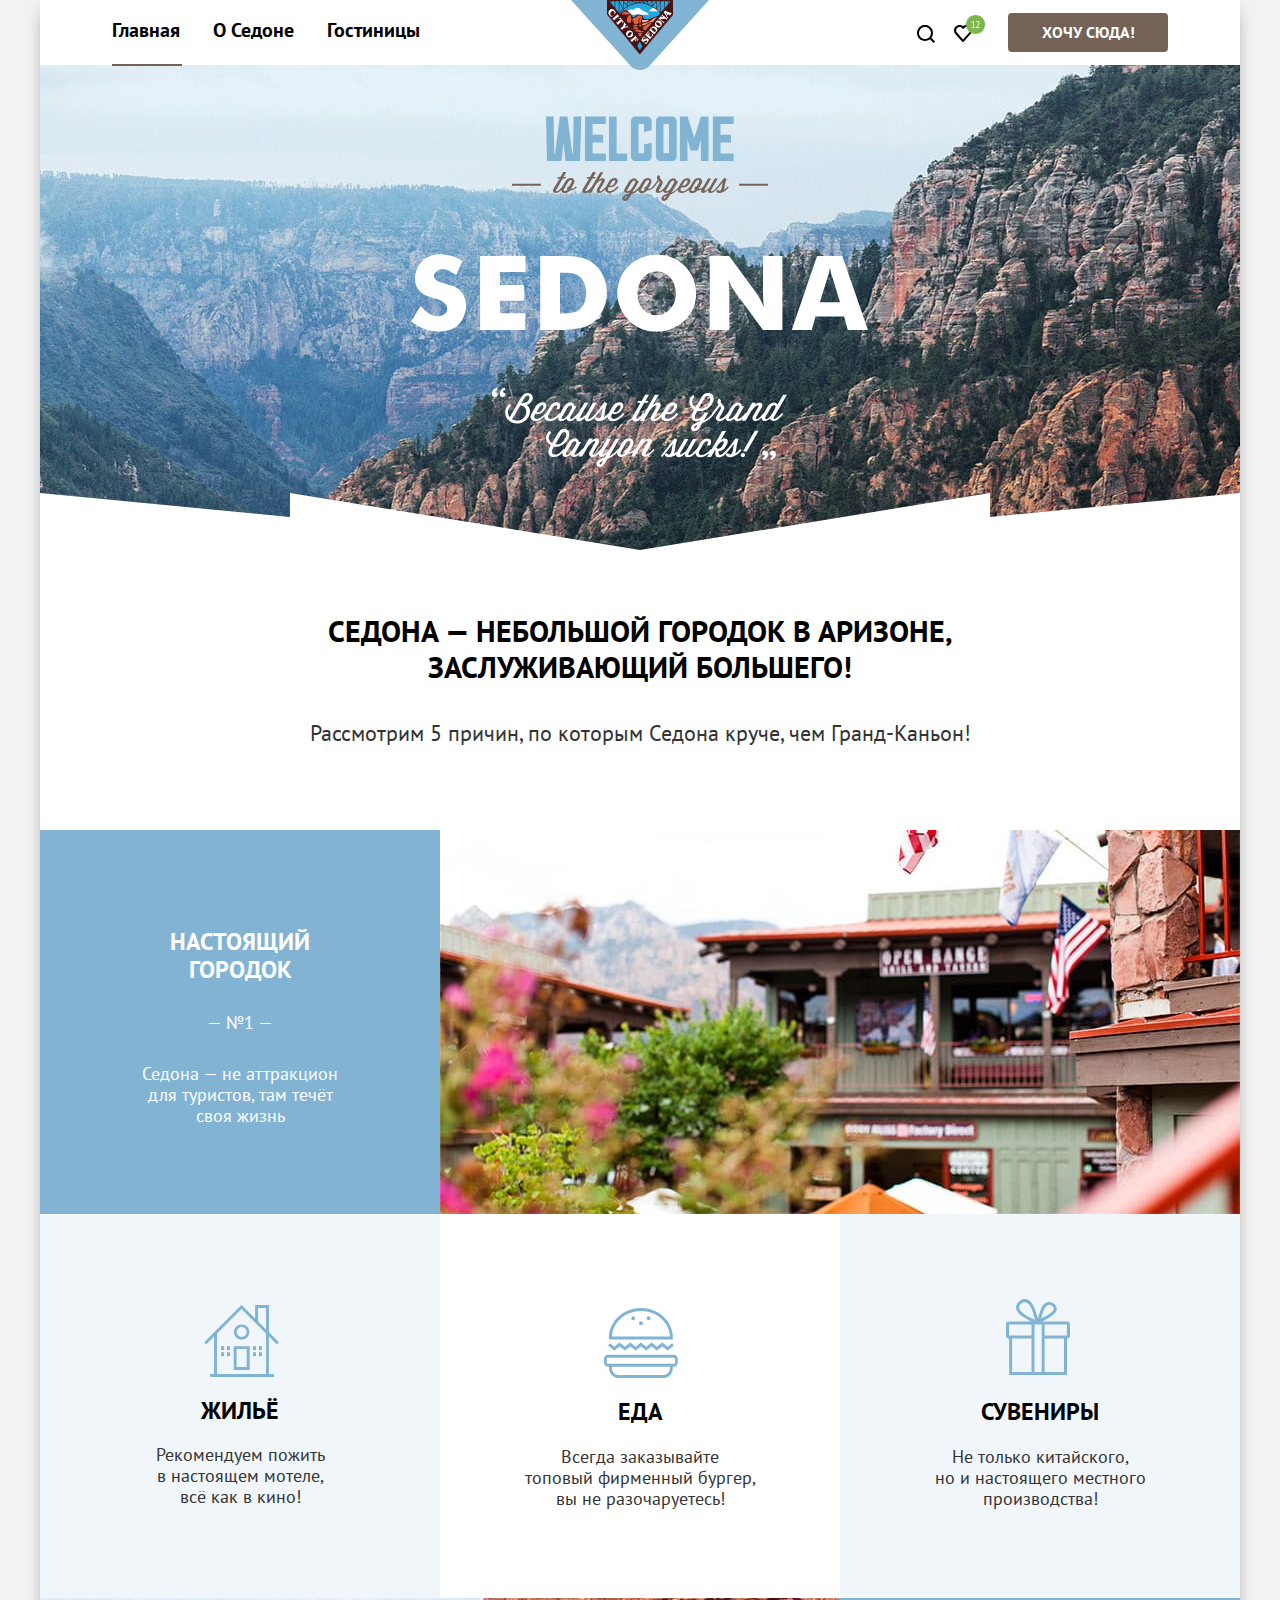
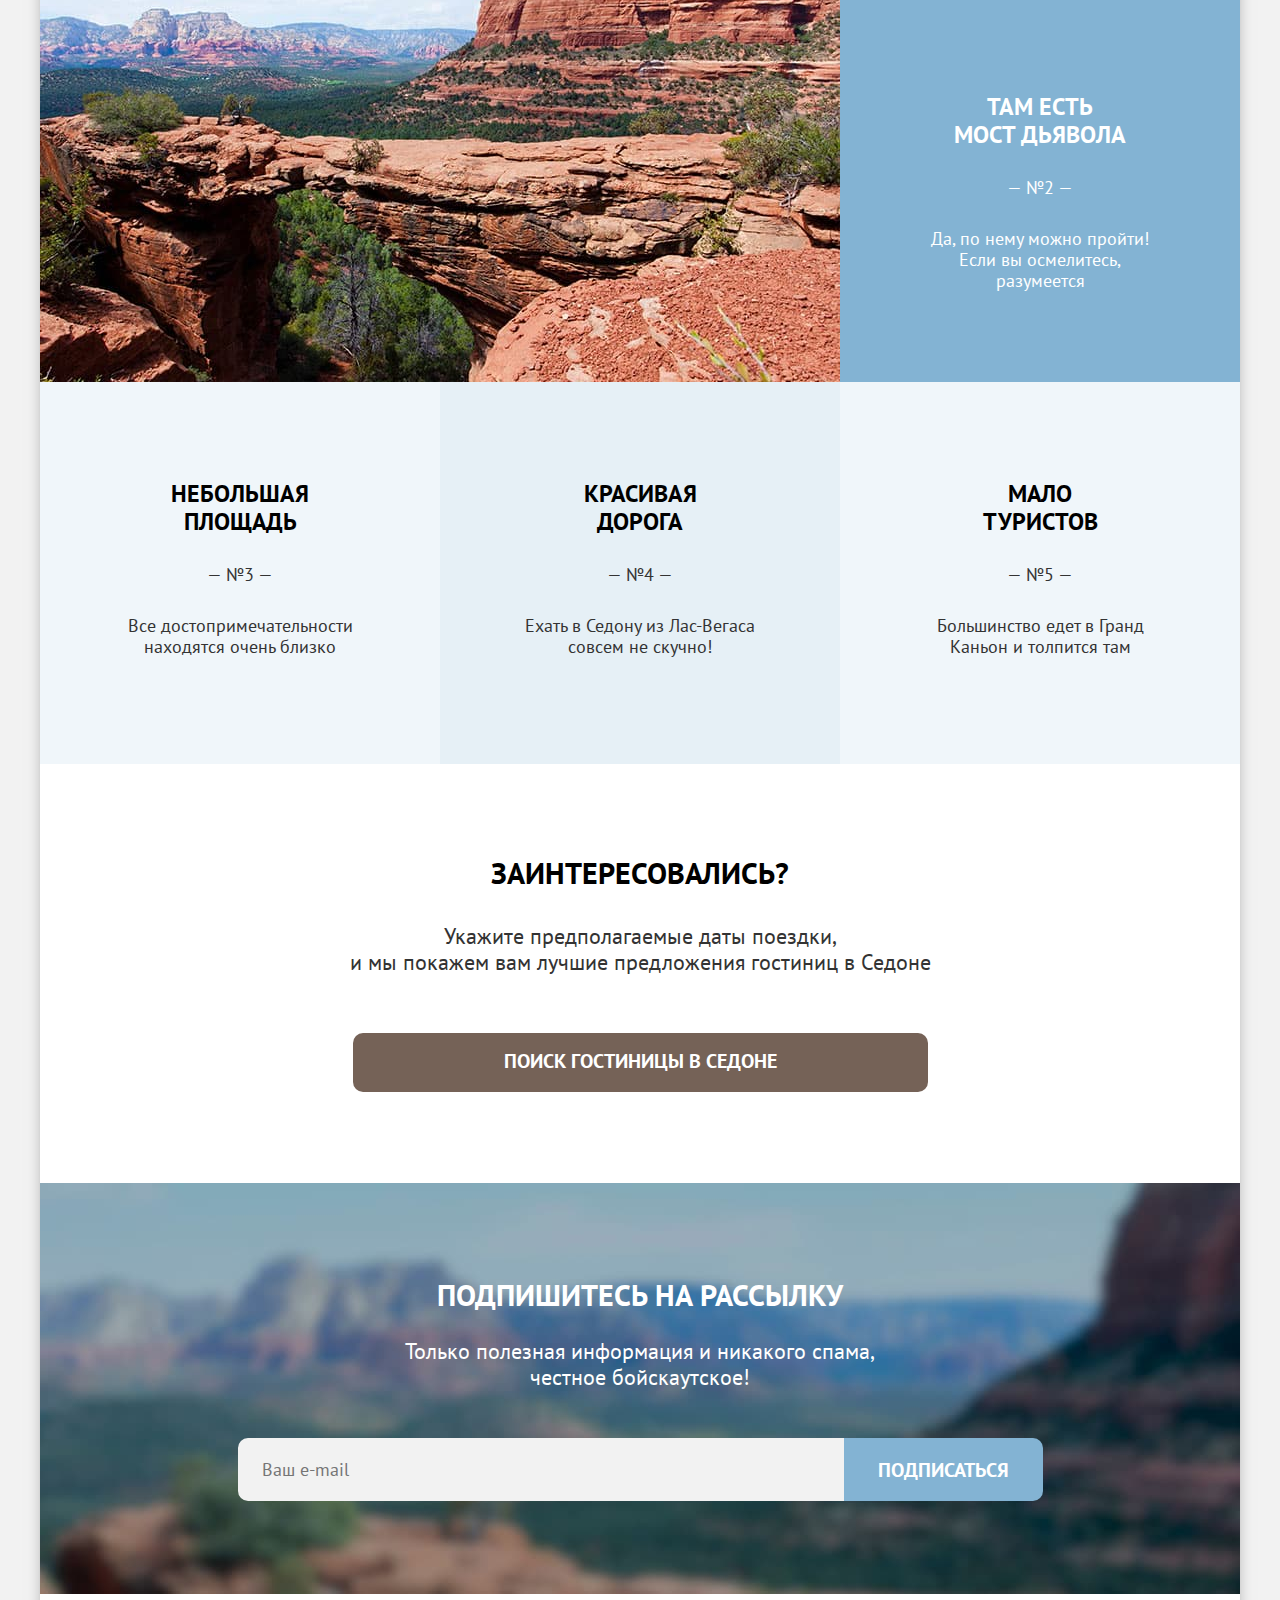
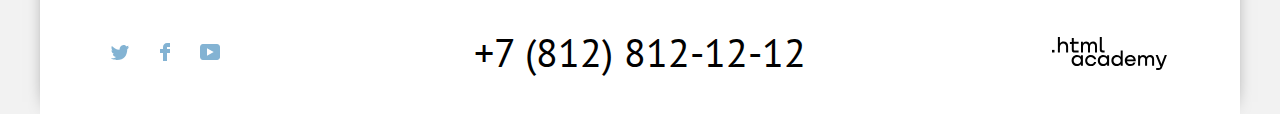
<file: index.html>
<!DOCTYPE html>
<html lang="ru">
   <head>
      <meta charset="utf-8">
      <title>HTML Academy: Седона</title>
      <link rel="icon" type="image/png" sizes="32x32" href="images/favicon.png">
      <link rel="stylesheet" href="styles/styles.css">
   </head>
   <body>
      <div class="page__container">
         <!-- Меню -->
         <header class="header">
            <div class="page-header">
               <nav class="navigation">
                  <ul class="navigation__list">
                     <li class="navigation__item">
                        <a class="navigation__link navigation__link-active" href="index.html">Главная</a>
                     </li>
                     <li class="navigation__item">
                        <a class="navigation__link" href="#">О Седоне</a>
                     </li>
                     <li class="navigation__item">
                        <a class="navigation__link" href="hotels.html">Гостиницы</a>
                     </li>
                  </ul>
                  <a class="logo__sedona" href="index.html">
                  <img src="images/sedona.svg" class="logo" alt="Логотип Седона.">
                  </a>
                  <!-- navigation__user -->
                  <ul class="navigation-user" >
                     <li class="navigation__item-user">
                        <a class="navigation__link-user" href="#">
                           <svg class="navigation__icon" aria-hidden="true" focusable="false" width="18" height="18" viewBox="0 0 18 18" fill="none" xmlns="http://www.w3.org/2000/svg">
                              <path d="M18 16.5L14.3 12.8C15.3 11.5 16 9.8 16 7.9C16 3.5 12.4 -0.1 8 -0.1C3.6 -0.1 0 3.6 0 8C0 12.4 3.6 16 8 16C9.8 16 11.5 15.4 12.9 14.3L16.6 18L18 16.5ZM8 14C4.7 14 2 11.3 2 8C2 4.7 4.7 2 8 2C11.3 2 14 4.7 14 8C14 11.3 11.3 14 8 14Z"/>
                           </svg>
                           <span class="visually-hidden">Поиск</span>
                        </a>
                     </li>
                     <li class="navigation__item-user">
                        <a class="navigation__link-user" href="#">
                           <svg class="navigation__icon-hert" aria-hidden="true" focusable="false" width="31" height="27" viewBox="0 0 31 27" fill="none" xmlns="http://www.w3.org/2000/svg">
                              <path d="M8.9 27C8.6 27 8.3 26.9 8.1 26.6C2.7 20.5 1.4 19.1 1.1 18.7C0.4 17.8 0 16.6 0 15.4C0 12.4 2.4 10 5.5 10C6.8 10 8 10.5 9 11.3C10 10.5 11.3 10 12.5 10C15.5 10 18 12.4 18 15.4C18 16.7 17.5 17.9 16.7 18.8L9.7 26.7C9.5 26.9 9.3 27 8.9 27ZM2.9 17.5C3.2 17.9 6.4 21.5 9 24.4L15.2 17.4C15.7 16.9 15.9 16.2 15.9 15.4C15.9 13.6 14.4 12.1 12.6 12.1C11.6 12.1 10.6 12.6 9.9 13.4C9.6 13.7 9.3 13.8 9 13.8C8.7 13.8 8.4 13.6 8.2 13.4C7.5 12.6 6.5 12.1 5.5 12.1C3.7 12.1 2.2 13.6 2.2 15.4C2.1 16.3 2.5 17 2.9 17.5C2.8 17.5 2.8 17.5 2.9 17.5Z"/>
                              <path d="M31 9.5C31 14.7467 26.7467 19 21.5 19C16.2533 19 12 14.7467 12 9.5C12 4.25329 16.2533 0 21.5 0C26.7467 0 31 4.25329 31 9.5Z" fill="#7DB54F"/>
                              <path d="M17.6308 12.26H19.0308V7.42L19.1308 6.83L18.7308 7.3L17.6308 8.09L17.2508 7.58L19.4508 5.88H19.8108V12.26H21.1808V13H17.6308V12.26ZM25.46 7.59C25.46 7.94333 25.3933 8.30667 25.26 8.68C25.1333 9.04667 24.9633 9.41667 24.75 9.79C24.5433 10.1633 24.31 10.53 24.05 10.89C23.79 11.2433 23.53 11.58 23.27 11.9L22.78 12.33V12.37L23.42 12.26H25.6V13H21.62V12.71C21.7667 12.5567 21.9433 12.3667 22.15 12.14C22.3567 11.9133 22.57 11.6633 22.79 11.39C23.0167 11.11 23.2367 10.8167 23.45 10.51C23.67 10.1967 23.8667 9.88 24.04 9.56C24.22 9.24 24.3633 8.92333 24.47 8.61C24.5767 8.29667 24.63 8 24.63 7.72C24.63 7.39333 24.5367 7.12333 24.35 6.91C24.1633 6.69 23.88 6.58 23.5 6.58C23.2467 6.58 23 6.63333 22.76 6.74C22.52 6.84 22.3133 6.95667 22.14 7.09L21.81 6.52C22.0433 6.32 22.32 6.16333 22.64 6.05C22.96 5.93667 23.3033 5.88 23.67 5.88C23.9567 5.88 24.21 5.92333 24.43 6.01C24.65 6.09 24.8367 6.20667 24.99 6.36C25.1433 6.51333 25.26 6.69667 25.34 6.91C25.42 7.11667 25.46 7.34333 25.46 7.59Z" fill="white"/>
                           </svg>
                           <span class="visually-hidden">Избранное</span>
                        </a>
                        <!-- ПОПОВЕР -->
                        <div class="popover popover__favorite">
                           <div class="popover__content">
                              <h2 class="popover__title visually-hidden">Избранное</h2>
                              <ul class="popover__favorite-list">
                                 <li class="popover__favorite-item">
                                    <a class="popover__favorite-link">
                                       <img class="popover__favorite-img" src="images/content/hotel-2-small.jpg" alt="фото гостиницы.">
                                       <p class="popover__favorite-title">Desert Quail Inn</p>
                                       <p class="popover__favorite-decription">Мотель</p>
                                    </a>
                                    <button class="button__del" type="button"><span class="visually-hidden">удалить из избранного</span></button>
                                 </li>
                                 <li class="popover__favorite-item">
                                    <a class="popover__favorite-link">
                                       <img class="popover__favorite-img" src="images/content/hotel-3-small.jpg" alt="фото гостиницы.">
                                       <p class="popover__favorite-title">Villas at Poco Diablo</p>
                                       <p class="popover__favorite-decription">Апартаменты</p>
                                    </a>
                                    <button class="button__del" type="button"><span class="visually-hidden">удалить из избранного</span></button>
                                 </li>
                              </ul>
                              <a class="popover__favorite-button button" href="#">все избранные</a>
                           </div>
                        </div>
                     </li>
                     <li class="navigation__item-button">
                        <a class="navigation__link-button button" href="#">Хочу сюда!</a>
                     </li>
                  </ul>
               </nav>
            </div>
         </header>
         <!-- первый экран -->
         <main class="main__index">
            <div class="main__container">
               <div class="welcome">
                  <img src="images/welcome.svg" alt="Добро пожаловать в Седону." class="welcome__img">
               </div>
               <div class="welcome__text">
                  <h1 class="welcome__title">Седона — небольшой городок в Аризоне, <br>заслуживающий большего!</h1>
                  <p class="welcome__description">Рассмотрим 5 причин, по которым Седона круче, чем Гранд-Каньон!</p>
               </div>
               <!-- преимущества -->
               <section class="advantage">
                  <h2 class="visually-hidden" hidden>Преимущества</h2>
                  <ol class="advantage__list">
                     <li class="advantage__item">
                        <div class="advantage__container-city">
                           <div class="advantage__item-city">
                              <h3 class="advantage__item-title">Настоящий<br> городок</h3>
                              <p class="advantage__item-number">— №1 —</p>
                              <p class="advantage__description">Седона — не аттракцион<br> для туристов, там течёт<br> своя жизнь
                              </p>
                           </div>
                           <div class="advantage__img-city"></div>
                        </div>
                        <ul class="extra__list">
                           <li class="extra__home">
                              <h4 class="extra__item-home">Жильё</h4>
                              <p class="extra__item-description">Рекомендуем пожить<br> в настоящем мотеле,<br> всё как в кино!</p>
                           </li>
                           <li class="extra__eat">
                              <h4 class="extra__item-eat">Еда</h4>
                              <p class="extra__item-description">Всегда заказывайте<br> топовый фирменный бургер,<br> вы не разочаруетесь!</p>
                           </li>
                           <li class="extra__souvenirs">
                              <h4 class="extra__item-souvenirs">Сувениры</h4>
                              <p class="extra__item-description">Не только китайского,<br> но и настоящего местного<br> производства!</p>
                           </li>
                        </ul>
                     </li>
                     <li class="advantage-list">
                        <div class="advantage__container-bridge">
                           <div class="advantage__item-bridge">
                              <h3 class="advantage__item-title">Там есть<br> мост дьявола</h3>
                              <p class="advantage__item-number">— №2 —</p>
                              <p class="advantage__description">Да, по нему можно пройти!<br> Если вы осмелитесь,<br> разумеется</p>
                           </div>
                           <div class="advantage__img-bridge"></div>
                        </div>
                     </li>
                     <li class="advantage__item advantage__lions">
                        <h3 class="advantage__item-title">Небольшая<br> площадь</h3>
                        <p class="advantage__item-number">— №3 —</p>
                        <p class="advantage__item-description">Все достопримечательности<br> находятся очень близко</p>
                     </li>
                     <li class="advantage__item advantage__road">
                        <h3 class="advantage__item-title">Красивая<br> дорога</h3>
                        <p class="advantage__item-number">— №4 —</p>
                        <p class="advantage__item-description">Ехать в Седону из Лас-Вегаса<br> совсем не скучно!</p>
                     </li>
                     <li class="advantage__item advantage__tourists">
                        <h3 class="advantage__item-title">Мало<br> туристов</h3>
                        <p class="advantage__item-number">— №5 —</p>
                        <p class="advantage__item-description">Большинство едет в Гранд<br> Каньон и толпится там</p>
                     </li>
                  </ol>
               </section>
               <!-- Поиск гостинницы -->
               <section class="search-hotels">
                  <h2 class="visually-hidden" hidden>Поиск гостинницы</h2>
                  <p class="search-hotels__title">Заинтересовались?</p>
                  <p class="search-hotels__description">Укажите предполагаемые даты поездки,<br> и мы покажем вам лучшие предложения гостиниц в Седоне</p>
                  <a href="#" class="search-hotels__link button">поиск гостиницы в седоне</a>
               </section>
               <!-- Рассылка -->
               <section class="mailing">
                  <form class="mailing__form">
                     <h3 class="mailing__title">Подпишитесь на рассылку</h3>
                     <p class="mailing__description">Только полезная информация и никакого спама,<br> честное бойскаутское!</p>
                     <div class="mailing__input-container">
                        <input type="text" name="e-mail" placeholder="Ваш e-mail" class="mailing__input">
                        <button type="submit" class="mailing__button button__blue">подписаться</button>
                     </div>
                  </form>
               </section>
            </div>
         </main>
         <!-- footer -->
         <footer class="footer">
            <div class="footer__container">
               <section class="socials">
                  <h3 class="visually-hidden" hidden>Социальные сети</h3>
                  <ul class="social__list">
                     <li class="button__social">
                        <a class="social__link" href="https://twitter.com/htmlacademy_ru">
                           <svg class="social__icon" aria-hidden="true" focusable="false" width="18" height="15" viewBox="0 0 18 15" fill="none" xmlns="http://www.w3.org/2000/svg">
                              <path d="M11.6 0.200056C13.4 -0.299944 14.8 0.500056 15.4 1.40006C16.1 1.20006 16.8 0.900056 17.5 0.700056C17.5 1.60006 16.9 2.20006 16.6 2.50006C17.3 2.60006 18 1.90006 18 1.90006C17.8 2.90006 16.9 3.70006 16.3 3.90006C16.1 10.7001 13 15.1001 5.7 15.0001C5.1 15.0001 5.8 15.0001 5.2 15.0001C4.8 15.0001 0.8 14.5001 0 13.1001C2.4 13.3001 4.1 12.7001 5 11.9001C4 11.6001 2.1 11.5001 1.8 9.00006C2.2 9.10006 2.4 9.20006 3.1 9.10006C1.8 8.30006 0.4 7.50006 0.5 5.30006C0.8 5.60006 1.6 5.80006 1.9 5.80006C1.1 5.60006 -0.2 2.50006 0.9 0.900056C2.8 2.80006 4.9 4.50006 8.5 4.70006C8.7 2.30006 9.7 0.800056 11.6 0.200056Z"/>
                           </svg>
                           <span class="visually-hidden">Твиттер</span>
                        </a>
                     </li>
                     <li class="button__social">
                        <a class="social__link" href="https://www.facebook.com/htmlacademy">
                           <span class="visually-hidden">Фейсбук</span>
                           <svg class="social__icon" aria-hidden="true" focusable="false" width="10" height="18" viewBox="0 0 10 18" fill="none" xmlns="http://www.w3.org/2000/svg">
                              <path d="M7 0C4.8 0 3 1.8 3 4V6H0V10H3V18H7V10H10V6H7V4H10V0H7Z"/>
                           </svg>
                        </a>
                     </li>
                     <li class="button__social">
                        <a class="social__link" href="https://www.youtube.com/c/HTMLAcademyRUS">
                           <span class="visually-hidden">Ютуб</span>
                           <svg class="social__icon" aria-hidden="true" focusable="false" width="20" height="16" viewBox="0 0 20 16" fill="none" xmlns="http://www.w3.org/2000/svg">
                              <path d="M17 0H2.9C1.2 0 0 1.5 0 3.2V12.7C0 14.5 1.2 16 2.9 16H17.2C18.7 16 20.1 14.5 20.1 12.8V3.2C19.9 1.5 18.7 0 17 0ZM7 11.8V4.2L13.7 8L7 11.8Z"/>
                           </svg>
                        </a>
                     </li>
                  </ul>
               </section>
               <section class="telephone">
                  <h3 class="visually-hidden" hidden>Телефон</h3>
                  <a href="tel:+78128121212" class="telephone">+7 (812) 812-12-12</a>
               </section>
               <section class="academy">
                  <h3 class="visually-hidden" hidden>Контакты академии</h3>
                  <a href="https://htmlacademy.ru/" class="academy__link">
                     <svg class="academy__icon" aria-hidden="true" focusable="false" width="115" height="34" viewBox="0 0 115 34" fill="none" xmlns="http://www.w3.org/2000/svg">
                        <path d="M0 12.9V15.5H2.5V12.9H0Z"/>
                        <path d="M11.6 4.5C10 4.5 8.80002 5.2 8.00002 6.2H7.90002V0H5.90002V15.5H7.90002V10.2C7.90002 8.1 9.20002 6.6 11.2 6.6C13 6.6 14.1 8 14.1 9.8V15.5H16.1V9.4C16.2 6.4 14.3 4.5 11.6 4.5Z"/>
                        <path d="M26.6 4.79998H21.8V1.09998H19.8V4.89998H17.9V6.89998H19.8V12.9C19.8 14.6 20.8 15.6 22.5 15.6H26.6V13.6H22.9C22.2 13.6 21.8 13.2 21.8 12.5V6.79998H26.6V4.79998Z"/>
                        <path d="M41.1 4.59998C39.5 4.59998 38.2 5.39998 37.6 6.69998H37.5C36.9 5.49998 35.7 4.59998 34.1 4.59998C32.7 4.59998 31.6 5.39998 31 6.39998H30.9V4.79998H29V15.4H31V9.99998C31 7.99998 32 6.49998 33.6 6.49998C35.1 6.49998 36 7.49998 36 9.09998V15.4H38V9.79998C38 7.39998 39.4 6.49998 40.6 6.49998C42.1 6.49998 43 7.49998 43 9.09998V15.4H45V8.89998C45.1 6.39998 43.6 4.59998 41.1 4.59998Z"/>
                        <path d="M47.8 12.7C47.8 14.4 48.8 15.4 50.6 15.4H52.6V13.4H50.9001C50.2001 13.4 49.8 13 49.8 12.3V0H47.8V12.7Z"/>
                        <path d="M28.9 19.7C28 18.6 26.7 17.9 25 17.9C21.9 17.9 19.6 20.2 19.6 23.5C19.6 26.8 21.9 29.1 25 29.1C26.8 29.1 28 28.3 28.8 27.2H28.9V28.8H30.9V18.2H28.9V19.7ZM25.3 27.1C23.1 27.1 21.7 25.5 21.7 23.5C21.7 21.5 23.1 19.9 25.3 19.9C27.5 19.9 28.9 21.5 28.9 23.5C28.9 25.4 27.5 27.1 25.3 27.1Z"/>
                        <path d="M44.2 22C43.7 19.6 41.5999 17.9 38.7999 17.9C35.3999 17.9 33.2 20.4 33.2 23.5C33.2 26.6 35.3999 29.1 38.7999 29.1C41.5999 29.1 43.7 27.3 44.2 24.9H42.0999C41.6999 26.2 40.3999 27.2 38.7999 27.2C36.5999 27.2 35.2 25.6 35.2 23.6C35.2 21.6 36.5999 20 38.7999 20C40.3999 20 41.5999 21 42.0999 22.2H44.2V22Z"/>
                        <path d="M55.1 19.7C54.2 18.6 52.9001 17.9 51.2001 17.9C48.1001 17.9 45.8 20.2 45.8 23.5C45.8 26.8 48.1001 29.1 51.2001 29.1C53.0001 29.1 54.2 28.3 55 27.2H55.1V28.8H57.1V18.2H55.1V19.7ZM51.5 27.1C49.3 27.1 47.9001 25.5 47.9001 23.5C47.9001 21.5 49.3 19.9 51.5 19.9C53.7 19.9 55.1 21.5 55.1 23.5C55.1 25.4 53.6 27.1 51.5 27.1Z"/>
                        <path d="M68.7 19.8C67.8 18.7 66.5 17.9 64.8 17.9C61.7 17.9 59.4 20.2 59.4 23.5C59.4 26.8 61.6 29.1 64.8 29.1C66.5 29.1 67.8 28.3 68.6 27.3H68.7V28.8H70.7V13.4H68.7V19.8ZM65.1 27.1C62.9 27.1 61.5 25.5 61.5 23.5C61.5 21.5 62.9 19.9 65.1 19.9C67.3 19.9 68.7 21.5 68.7 23.5C68.6 25.5 67.2 27.1 65.1 27.1Z"/>
                        <path d="M78.3 17.9C75 17.9 72.8 20.4 72.8 23.5C72.8 26.5 74.9 29.1 78.3 29.1C80.8 29.1 82.8 27.8 83.5 25.5H81.4C80.9 26.5 79.8 27.1 78.4 27.1C76.5 27.1 75.1 25.8 75 24.2H83.8C84 20.6 81.8 17.9 78.3 17.9ZM78.3 19.8C80 19.8 81.3 20.8 81.6 22.4H75.1C75.4 20.9 76.6 19.8 78.3 19.8Z"/>
                        <path d="M98.2 17.9C96.6 17.9 95.3 18.7 94.6 19.9H94.5C93.9 18.7 92.7 17.9 91.1 17.9C89.7 17.9 88.6 18.6 88 19.7V18.2H86.1V28.8H88.1V23.4C88.1 21.4 89.1 20 90.7 19.9C92.2 19.9 93.1 20.9 93.1 22.5V28.8H95.1V23.2C95.1 20.8 96.5 19.9 97.7 19.9C99.2 19.9 100.1 20.9 100.1 22.5V28.8H102.1V22.3C102.2 19.7 100.7 17.9 98.2 17.9Z"/>
                        <path d="M109.4 27L105.8 18.1H103.6L108.4 29.7C108.1 30.6 107.7 30.9 106.7 30.9H104.2V32.9H106.7C108.5 32.9 109.5 32.1 110.2 30.3L114.9 18.1H112.8L109.4 27Z"/>
                     </svg>
                  </a>
               </section>
            </div>
         </footer>
      </div>
      <div class="modal__container">
         <div class="modal modal__search">
            <button class="modal__close-button" type="button">
            <span class="visually-hidden">Закрыть</span>
            </button>
            <section class="modal__content">
               <h2 class="modal__title">Поиск гостиницы в Седоне</h2>
               <form class="modal__search-form" action="https://echo.htmlacademy.ru/" method="post">
                  <label for="date-arrival"  class="modal__search-arrival">Дата заезда:</label>
                  <input type="text" id="date-arrival" name="date-arrival" class="modal__date-arrival" placeholder="27 апреля 2020">
                  <button class="button__date-arrival" type="button"><span class="visually-hidden">Выбор даты заезда</span></button>
                  <p class="modal__description-error">Мы не можем отправить вас в прошлое.</p>
                  <label for="date-departure"  class="modal__search-departure">Дата выезда:</label>
                  <input type="text" id="date-departure" name="date-departure" class="modal__date-departure" placeholder="1 сентября 2021">
                  <button class="button__date-departure" type="button"><span class="visually-hidden">Выбор даты выезда</span></button>
                  <p class="modal__description">На эти даты есть свободные номера. Пока есть.</p>
                  <span class="adults">Взрослые:</span>
                  <div class="modal__search-adults">
                     <button class="modal__button-minus" type="button">
                        <span class="visually-hidden">уменьшить количество</span>
                        <svg class="minus__icon" aria-hidden="true" focusable="false" width="13" height="1" viewBox="0 0 13 1" fill="none" xmlns="http://www.w3.org/2000/svg">
                           <path d="M0 0L0 1L13 1V0L0 0Z"/>
                        </svg>
                     </button>
                     <span class="adults__number">2</span>
                     <button class="modal__button-plus" type="button">
                        <span class="visually-hidden">увеличить количество</span>
                        <svg class="plus__icon" aria-hidden="true" focusable="false" width="13" height="13" viewBox="0 0 13 13" fill="none" xmlns="http://www.w3.org/2000/svg">
                           <path d="M13 6H7V0H6V6H0V7H6V13H7V7H13V6Z" fill="black"/>
                        </svg>
                     </button>
                  </div>
                  <span class="child">Дети:</span>
                  <div class="child__description-info">
                     <button class="button__child-info" type="button">i</button>
                     <div class="child__description-conteiner">
                        <p class="child__description">Укажите количество детей,<br> которые будут с вами, возраст которых от 6 до 18 лет. Дети <br>до 6 лет размещаются<br> бесплатно.</p>
                     </div>
                  </div>
                  <div class="modal__search-child">
                     <button class="modal__button-minus" type="button">
                        <span class="visually-hidden">уменьшить количество</span>
                        <svg class="minus__icon" aria-hidden="true" focusable="false" width="13" height="1" viewBox="0 0 13 1" fill="none" xmlns="http://www.w3.org/2000/svg">
                           <path d="M0 0L0 1L13 1V0L0 0Z"/>
                        </svg>
                     </button>
                     <span class="child__number">1</span>
                     <button class="modal__button-plus" type="button">
                        <span class="visually-hidden">увеличить количество</span>
                        <svg class="plus__icon" aria-hidden="true" focusable="false" width="13" height="13" viewBox="0 0 13 13" fill="none" xmlns="http://www.w3.org/2000/svg">
                           <path d="M13 6H7V0H6V6H0V7H6V13H7V7H13V6Z"/>
                        </svg>
                     </button>
                  </div>
                  <button type="submit" class="modal__button button__blue"><span class="visually-hidden">найти гостиницы</span>найти</button>
               </form>
            </section>
         </div>
      </div>
   </body>
</html>
</file>
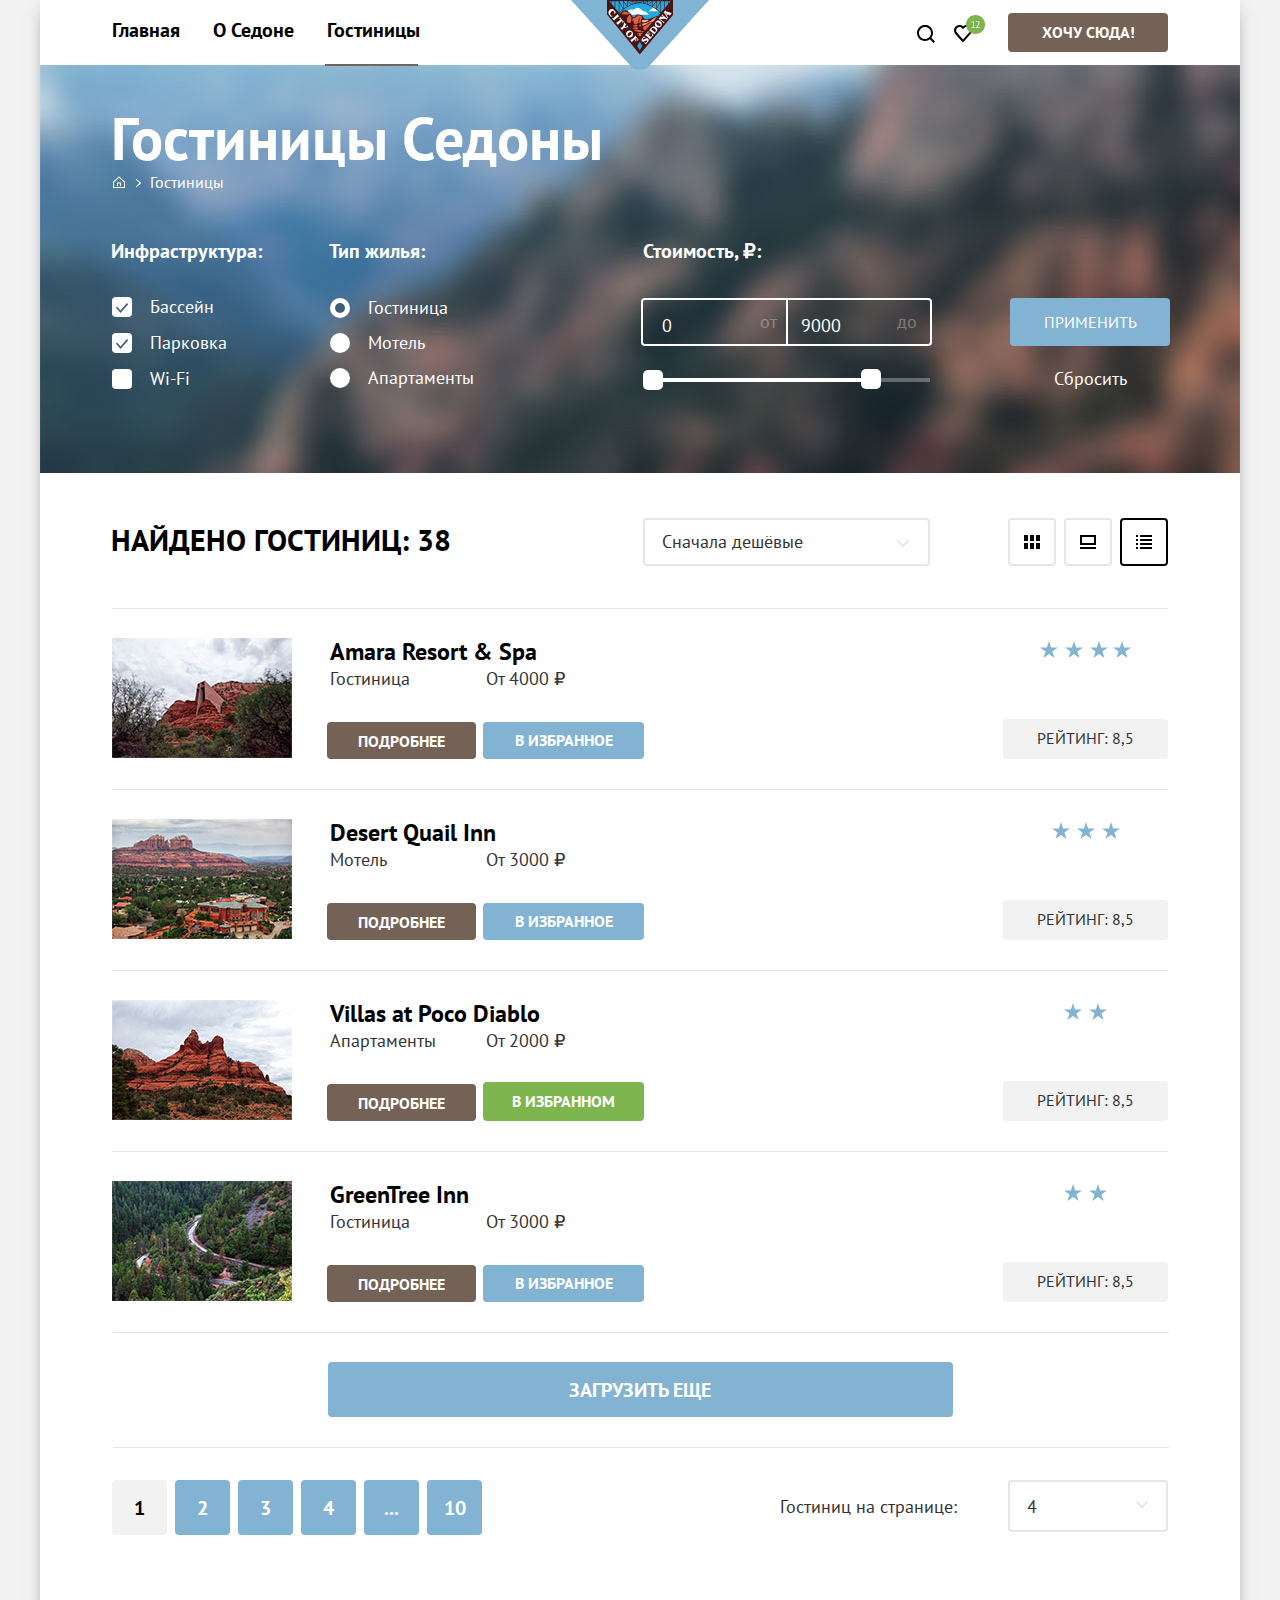
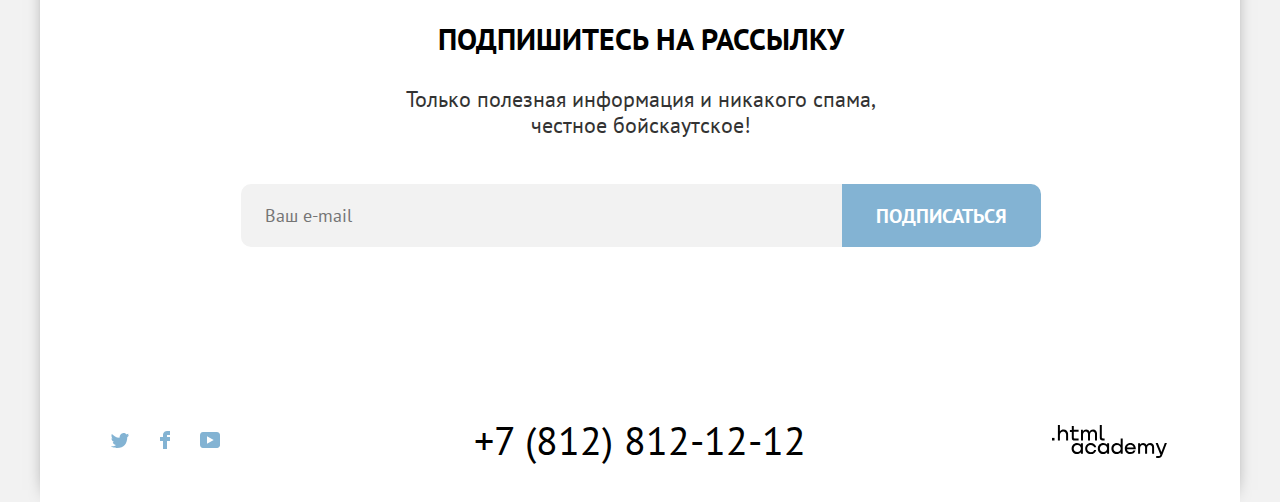
<file: hotels.html>
<!DOCTYPE html>
<html lang="ru">
   <head>
      <meta charset="utf-8">
      <title>HTML Academy: Седона</title>
      <link rel="icon" type="image/png" sizes="32x32" href="images/favicon.png">
      <link rel="stylesheet" href="styles/styles.css">
   </head>
   <body>
      <div class="page__container">
         <!-- Меню -->
         <header class="header">
            <div class="page-header">
               <nav class="navigation">
                  <ul class="navigation__list">
                     <li class="navigation__item">
                        <a class="navigation__link" href="index.html">Главная</a>
                     </li>
                     <li class="navigation__item">
                        <a class="navigation__link" href="#">О Седоне</a>
                     </li>
                     <li class="navigation__item">
                        <a class="navigation__link navigation__link-hotels" href="hotels.html">Гостиницы</a>
                     </li>
                  </ul>
                  <a class="logo__sedona" href="index.html"><img src="images/sedona.svg" class="logo" alt="Логотип Седона."></a>
                  <!-- navigation__user -->
                  <ul class="navigation-user" >
                     <li class="navigation__item-user">
                        <a class="navigation__link-user" href="#">
                           <svg class="navigation__icon" aria-hidden="true" focusable="false" width="18" height="18" viewBox="0 0 18 18" fill="none" xmlns="http://www.w3.org/2000/svg">
                              <path d="M18 16.5L14.3 12.8C15.3 11.5 16 9.8 16 7.9C16 3.5 12.4 -0.1 8 -0.1C3.6 -0.1 0 3.6 0 8C0 12.4 3.6 16 8 16C9.8 16 11.5 15.4 12.9 14.3L16.6 18L18 16.5ZM8 14C4.7 14 2 11.3 2 8C2 4.7 4.7 2 8 2C11.3 2 14 4.7 14 8C14 11.3 11.3 14 8 14Z"/>
                           </svg>
                           <span class="visually-hidden">Поиск</span>
                        </a>
                     </li>
                     <li class="navigation__item-user">
                        <a class="navigation__link-user" href="#">
                           <svg class="navigation__icon-hert" aria-hidden="true" focusable="false" width="31" height="27" viewBox="0 0 31 27" fill="none" xmlns="http://www.w3.org/2000/svg">
                              <path d="M8.9 27C8.6 27 8.3 26.9 8.1 26.6C2.7 20.5 1.4 19.1 1.1 18.7C0.4 17.8 0 16.6 0 15.4C0 12.4 2.4 10 5.5 10C6.8 10 8 10.5 9 11.3C10 10.5 11.3 10 12.5 10C15.5 10 18 12.4 18 15.4C18 16.7 17.5 17.9 16.7 18.8L9.7 26.7C9.5 26.9 9.3 27 8.9 27ZM2.9 17.5C3.2 17.9 6.4 21.5 9 24.4L15.2 17.4C15.7 16.9 15.9 16.2 15.9 15.4C15.9 13.6 14.4 12.1 12.6 12.1C11.6 12.1 10.6 12.6 9.9 13.4C9.6 13.7 9.3 13.8 9 13.8C8.7 13.8 8.4 13.6 8.2 13.4C7.5 12.6 6.5 12.1 5.5 12.1C3.7 12.1 2.2 13.6 2.2 15.4C2.1 16.3 2.5 17 2.9 17.5C2.8 17.5 2.8 17.5 2.9 17.5Z"/>
                              <path d="M31 9.5C31 14.7467 26.7467 19 21.5 19C16.2533 19 12 14.7467 12 9.5C12 4.25329 16.2533 0 21.5 0C26.7467 0 31 4.25329 31 9.5Z" fill="#7DB54F"/>
                              <path d="M17.6308 12.26H19.0308V7.42L19.1308 6.83L18.7308 7.3L17.6308 8.09L17.2508 7.58L19.4508 5.88H19.8108V12.26H21.1808V13H17.6308V12.26ZM25.46 7.59C25.46 7.94333 25.3933 8.30667 25.26 8.68C25.1333 9.04667 24.9633 9.41667 24.75 9.79C24.5433 10.1633 24.31 10.53 24.05 10.89C23.79 11.2433 23.53 11.58 23.27 11.9L22.78 12.33V12.37L23.42 12.26H25.6V13H21.62V12.71C21.7667 12.5567 21.9433 12.3667 22.15 12.14C22.3567 11.9133 22.57 11.6633 22.79 11.39C23.0167 11.11 23.2367 10.8167 23.45 10.51C23.67 10.1967 23.8667 9.88 24.04 9.56C24.22 9.24 24.3633 8.92333 24.47 8.61C24.5767 8.29667 24.63 8 24.63 7.72C24.63 7.39333 24.5367 7.12333 24.35 6.91C24.1633 6.69 23.88 6.58 23.5 6.58C23.2467 6.58 23 6.63333 22.76 6.74C22.52 6.84 22.3133 6.95667 22.14 7.09L21.81 6.52C22.0433 6.32 22.32 6.16333 22.64 6.05C22.96 5.93667 23.3033 5.88 23.67 5.88C23.9567 5.88 24.21 5.92333 24.43 6.01C24.65 6.09 24.8367 6.20667 24.99 6.36C25.1433 6.51333 25.26 6.69667 25.34 6.91C25.42 7.11667 25.46 7.34333 25.46 7.59Z" fill="white"/>
                           </svg>
                           <span class="visually-hidden">Избранное</span>
                        </a>
                        <!-- ПОПОВЕР -->
                        <div class="popover popover__favorite">
                           <div class="popover__content">
                              <h2 class="popover__title visually-hidden">Избранное</h2>
                              <ul class="popover__favorite-list">
                                 <li class="popover__favorite-item">
                                    <a class="popover__favorite-link">
                                       <img class="popover__favorite-img" src="images/content/hotel-2-small.jpg" alt="фото гостиницы.">
                                       <p class="popover__favorite-title">Desert Quail Inn</p>
                                       <p class="popover__favorite-decription">Мотель</p>
                                    </a>
                                    <button class="button__del" type="button"><span class="visually-hidden">удалить из избранного</span></button>
                                 </li>
                                 <li class="popover__favorite-item">
                                    <a class="popover__favorite-link">
                                       <img class="popover__favorite-img" src="images/content/hotel-3-small.jpg" alt="фото гостиницы.">
                                       <p class="popover__favorite-title">Villas at Poco Diablo</p>
                                       <p class="popover__favorite-decription">Апартаменты</p>
                                    </a>
                                    <button class="button__del" type="button"><span class="visually-hidden">удалить из избранного</span></button>
                                 </li>
                              </ul>
                              <a class="popover__favorite-button button" href="#">все избранные</a>
                           </div>
                        </div>
                     </li>
                     <li class="navigation__item-button">
                        <a class="navigation__link-button button" href="#">Хочу сюда!</a>
                     </li>
                  </ul>
               </nav>
            </div>
         </header>
         <!-- Хлебные крошки -->
         <main class="main__hotels">
            <div class="main__container">
               <div class="hotels__background">
                  <header class="hotels__header">
                     <h1 class="hotels__header-title">Гостиницы Седоны</h1>
                     <ul class="breadcrumbs">
                        <li class="breadcrumbs__item">
                           <a class="breadcrumbs__link-home" href="index.html">
                              <svg width="12" height="12" viewBox="0 0 12 12" fill="none" xmlns="http://www.w3.org/2000/svg">
                                 <path d="M6 0.300049L0 5.80005V12H12V5.80005L6 0.300049ZM11 11H1V6.20005L6 1.70005L11 6.20005V11Z" fill="white"/>
                                 <path d="M4 10H5V7.5H7V10H8V6.5H4V10Z" fill="white"/>
                              </svg>
                           </a>
                        </li>
                        <li class="breadcrumbs__item">
                           <a class="breadcrumbs__link" href="hotels.html">Гостиницы</a>
                        </li>
                     </ul>
                  </header>
                  <!-- фильтры для поиска гостиницы -->
                  <section class="hotels__search">
                     <h2 class="visually-hidden" hidden>Фильтры для поиска гостиницы</h2>
                     <form class="hotels__form" action="https://echo.htmlacademy.ru/" method="get">
                        <fieldset class="hotels__form-fieldset">
                           <legend class="hotels__form-infrastructure">Инфраструктура:</legend>
                           <ul class="hotels__infrastructure-list">
                              <li class="hotels__infrastructure-item">
                                 <label class="control">
                                 <input class="visually-hidden control__input" type="checkbox" name="pool" checked>
                                 <span class="control__mark"></span>
                                 <span class="control__label">Бассейн</span>
                                 </label>
                              </li>
                              <li class="hotels__infrastructure-item">
                                 <label class="control">
                                 <input class="visually-hidden control__input" type="checkbox" name="parking" checked>
                                 <span class="control__mark"></span>
                                 <span class="control__label">Парковка</span>
                                 </label>
                              </li>
                              <li class="hotels__infrastructure-item">
                                 <label class="control">
                                 <input class="visually-hidden control__input" type="checkbox" name="Wi-Fi">
                                 <span class="control__mark"></span>
                                 <span class="control__label">Wi-Fi</span>
                                 </label>
                              </li>
                           </ul>
                        </fieldset>
                        <fieldset class="hotels__filter-group">
                           <legend class="hotels__form-housing">Тип жилья:</legend>
                           <ul class="hotels__housing-list">
                              <li class="hotels__housing-item">
                                 <label class="control">
                                 <input class="visually-hidden control__input" type="radio" name="type-hotels" value="hotel" checked>
                                 <span class="control__mark"></span>
                                 <span class="control__label">Гостиница</span>
                                 </label>
                              </li>
                              <li class="hotels__housing-item">
                                 <label class="control">
                                 <input class="visually-hidden control__input" type="radio" name="type-hotels" value="motel">
                                 <span class="control__mark"></span>
                                 <span class="control__label">Мотель</span>
                                 </label>
                              </li>
                              <li class="hotels__housing-item">
                                 <label class="control">
                                 <input class="visually-hidden control__input" type="radio" name="type-hotels" value="apartments">
                                 <span class="control__mark"></span>
                                 <span class="control__label">Апартаменты</span>
                                 </label>
                              </li>
                           </ul>
                        </fieldset>
                        <fieldset class="hotels__filter-price">
                           <legend class="hotels__form-price">Стоимость, ₽:</legend>
                           <div class="range">
                              <div class="range__wrapper-inputs">
                                 <label class="hotels__price-input">
                                 <input class="hotels__filter-input input__before" type="number" name="min-price" value="0">
                                 <span class="before">от</span>
                                 </label>
                                 <label class="hotels__price-input">
                                 <input class="hotels__filter-input input__after" type="number" name="max-price" value="9000">
                                 <span class="after">до</span>
                                 </label>
                              </div>
                           </div>
                           <div class="range__scale">
                              <div class="range__bar" style="width: 287px"></div>
                              <button class="range__toggle toggle__min" type="button">
                              <span class="visually-hidden">Изменить минимальную цену</span>
                              </button>
                              <button class="range__toggle toggle__max" type="button">
                              <span class="visually-hidden">Изменить максимальную цену</span>
                              </button>
                           </div>
                        </fieldset>
                        <div class="hotels__buttoms">
                           <button class="button__apply" type="submit">Применить</button>
                           <button class="button__reset" type="reset">Сбросить</button>
                        </div>
                     </form>
                  </section>
               </div>
               <div class="hotels__found-container">
                  <p class="hotels__found">Найдено гостиниц: 38</p>
                  <form class="sorting__type">
                     <label class="visually-hidden" for="sorting" hidden>Сортировка</label>
                     <select class="select__control" id="sorting" name="sorting">
                        <option value="cheap">Сначала дешёвые</option>
                        <option value="expensive">Сначала дорогие</option>
                        <option value="popular">Сначала популярные</option>
                     </select>
                  </form>
                  <ul class="buttons__sorting">
                     <li class="buttons__sorting-item">
                        <a href="#" class="buttons__sorting-link">
                           <svg class="button__sorting" aria-hidden="true" focusable="false" width="16" height="14" viewBox="0 0 16 14" fill="none" xmlns="http://www.w3.org/2000/svg">
                              <path d="M4 0H0V6H4V0Z" fill="black"/>
                              <path d="M16 0H12V6H16V0Z" fill="black"/>
                              <path d="M10 0H6V6H10V0Z" fill="black"/>
                              <path d="M4 8H0V14H4V8Z" fill="black"/>
                              <path d="M16 8H12V14H16V8Z" fill="black"/>
                              <path d="M10 8H6V14H10V8Z" fill="black"/>
                           </svg>
                           <span class="visually-hidden">Показать карточки</span>
                        </a>
                     </li>
                     <li class="buttons__sorting-item">
                        <a href="#" class="buttons__sorting-link">
                           <svg class="button__sorting" aria-hidden="true" focusable="false" width="16" height="14" viewBox="0 0 16 14" fill="none" xmlns="http://www.w3.org/2000/svg">
                              <path d="M16 12H0V14H16V12Z" fill="black"/>
                              <path d="M14 2V8H2V2H14ZM16 0H0V10H16V0Z" fill="black"/>
                           </svg>
                           <span class="visually-hidden">Показать слайды</span>
                        </a>
                     </li>
                     <li class="buttons__sorting-item button__active">
                        <a href="#" class="buttons__sorting-link">
                           <svg class="button__sorting" aria-hidden="true" focusable="false" width="16" height="14" viewBox="0 0 16 14" fill="none" xmlns="http://www.w3.org/2000/svg">
                              <path d="M2 0H0V2H2V0Z" fill="black"/>
                              <path d="M16 0H4V2H16V0Z" fill="black"/>
                              <path d="M2 4H0V6H2V4Z" fill="black"/>
                              <path d="M16 4H4V6H16V4Z" fill="black"/>
                              <path d="M2 8H0V10H2V8Z" fill="black"/>
                              <path d="M16 8H4V10H16V8Z" fill="black"/>
                              <path d="M2 12H0V14H2V12Z" fill="black"/>
                              <path d="M16 12H4V14H16V12Z" fill="black"/>
                           </svg>
                           <span class="visually-hidden">Показать список</span>
                        </a>
                     </li>
                  </ul>
               </div>
               <!-- каталог -->
               <div class="hotels__catalog">
                  <ul class="hotels__list">
                     <li class="hotels__card">
                        <a class="hotels__card-link" href="#">
                        <img class="hotels__card-img" src="images/content/hotel-1.jpg" alt="Гостиница Amara Resort & Spa.">
                        </a>
                        <div class="hotels__title-container">
                           <a class="hotels__title-link" href="#">
                              <h3 class="hotels__card-title">Amara Resort & Spa</h3>
                           </a>
                           <div class="hotels__type-container">  
                              <span class="hotels__card-type">Гостиница</span>
                              <b class="hotels__card-price">От 4000 ₽</b>
                           </div>
                           <div class="hotels__buttons-container">
                              <a href="#" class="hotels__card-button">Подробнее</a>
                              <button class="hotels__favorite button__blue"  type="button">В избранное</button>
                           </div>
                        </div>
                        <div class="hotels__raiting-container">
                           <img class="stars" src="images/stars-4.svg" alt="четыре звезды.">
                           <span class="hotels__rating">Рейтинг: 8,5</span>
                        </div>
                     </li>
                     <li class="hotels__card">
                        <a class="hotels__card-link" href="#">
                        <img class="hotels__card-img" src="images/content/hotel-2.jpg" alt="Мотель Desert Quail Inn.">
                        </a>
                        <div class="hotels__title-container">
                           <a class="hotels__title-link" href="#">
                              <h3 class="hotels__card-title">Desert Quail Inn</h3>
                           </a>
                           <div class="hotels__type-container">
                              <span class="hotels__card-type">Мотель</span>
                              <b class="hotels__card-price">От 3000 ₽</b>
                           </div>
                           <div class="hotels__buttons-container">
                              <a href="#" class="hotels__card-button">Подробнее</a>
                              <button class="hotels__favorite button__blue" type="button">В избранное</button>
                           </div>
                        </div>
                        <div class="hotels__raiting-container">
                           <img class="stars" src="images/stars-3.svg" alt="три звезды.">
                           <span class="hotels__rating">Рейтинг: 8,5</span>
                        </div>
                     </li>
                     <li class="hotels__card">
                        <a class="hotels__card-link" href="#">
                        <img class="hotels__card-img" src="images/content/hotel-3.jpg" alt="Апартаменты Villas at Poco Diablo.">
                        </a>
                        <div class="hotels__title-container">
                           <a class="hotels__title-link" href="#">
                              <h3 class="hotels__card-title">Villas at Poco Diablo</h3>
                           </a>
                           <div class="hotels__type-container">
                              <span class="hotels__card-type">Апартаменты</span>
                              <b class="hotels__card-price">От 2000 ₽</b>
                           </div>
                           <div class="hotels__buttons-container">
                              <a href="#" class="hotels__card-button">Подробнее</a>
                              <button class="hotels__favorite-active" type="button">В избранном</button>
                           </div>
                        </div>
                        <div class="hotels__raiting-container">
                           <img class="stars" src="images/stars-2.svg" alt="две звезды.">
                           <span class="hotels__rating">Рейтинг: 8,5</span>
                        </div>
                     </li>
                     <li class="hotels__card">
                        <a class="hotels__card-link" href="#">
                        <img class="hotels__card-img" src="images/content/hotel-4.jpg" alt="Гостиница GreenTree Inn.">
                        </a>
                        <div class="hotels__title-container">
                           <a class="hotels__title-link" href="#">
                              <h3 class="hotels__card-title">GreenTree Inn</h3>
                           </a>
                           <div class="hotels__type-container">
                              <span class="hotels__card-type">Гостиница</span>
                              <b class="hotels__card-price">От 3000 ₽</b>
                           </div>
                           <div class="hotels__buttons-container">
                              <a href="#" class="hotels__card-button">Подробнее</a>
                              <button class="hotels__favorite button__blue" type="button">В избранноe</button>
                           </div>
                        </div>
                        <div class="hotels__raiting-container">
                           <img class="stars" src="images/stars-2.svg" alt="две звезды.">
                           <span class="hotels__rating">Рейтинг: 8,5</span>
                        </div>
                     </li>
                  </ul>
                  <button class="botton__show-more button__blue" type="button">Загрузить еще</button>
               </div>
               <!-- переключение страниц -->
               <div class="pagination__container">
                  <ul class="pagination__list">
                     <li class="pagination__item">
                        <a class="pagination__link pagination__current" href="#">1</a>
                     </li>
                     <li class="pagination__item">
                        <a class="pagination__link button__blue" href="#">2</a>
                     </li>
                     <li class="pagination__item">
                        <a class="pagination__link button__blue" href="#">3</a>
                     </li>
                     <li class="pagination__item">
                        <a class="pagination__link button__blue" href="#">4</a>
                     </li>
                     <li class="pagination__item">
                        <a class="pagination__link button__blue" href="#">...</a>
                     </li>
                     <li class="pagination__item">
                        <a class="pagination__link button__blue" href="#">10</a>
                     </li>
                  </ul>
                  <form class="pagination__form">
                     <label class="pagination__select-title" for="sorting">Гостиниц на странице:</label>
                     <select class="pagination__select" name="pagination">
                        <option value="4">4</option>
                     </select>
                  </form>
               </div>
               <!-- Рассылка -->
               <section class="mailing__hotels">
                  <form class="mailing__form">
                     <h3 class="mailing__title-hotels">Подпишитесь на рассылку</h3>
                     <p class="mailing__description-hotels">Только полезная информация и никакого спама,<br> честное бойскаутское!</p>
                     <div class="mailing__input-container">
                        <input type="text" name="e-mail" placeholder="Ваш e-mail" class="mailing__input">
                        <button type="submit" class="mailing__button button__blue">подписаться</button>
                     </div>
                  </form>
               </section>
            </div>
         </main>
         <!-- footer -->
         <footer class="footer">
            <div class="footer__container">
               <section class="socials">
                  <h3 class="visually-hidden" hidden>Социальные сети</h3>
                  <ul class="social__list">
                     <li class="button__social">
                        <a class="social__link" href="https://twitter.com/htmlacademy_ru">
                           <svg class="social__icon" aria-hidden="true" focusable="false" width="18" height="15" viewBox="0 0 18 15" fill="none" xmlns="http://www.w3.org/2000/svg">
                              <path d="M11.6 0.200056C13.4 -0.299944 14.8 0.500056 15.4 1.40006C16.1 1.20006 16.8 0.900056 17.5 0.700056C17.5 1.60006 16.9 2.20006 16.6 2.50006C17.3 2.60006 18 1.90006 18 1.90006C17.8 2.90006 16.9 3.70006 16.3 3.90006C16.1 10.7001 13 15.1001 5.7 15.0001C5.1 15.0001 5.8 15.0001 5.2 15.0001C4.8 15.0001 0.8 14.5001 0 13.1001C2.4 13.3001 4.1 12.7001 5 11.9001C4 11.6001 2.1 11.5001 1.8 9.00006C2.2 9.10006 2.4 9.20006 3.1 9.10006C1.8 8.30006 0.4 7.50006 0.5 5.30006C0.8 5.60006 1.6 5.80006 1.9 5.80006C1.1 5.60006 -0.2 2.50006 0.9 0.900056C2.8 2.80006 4.9 4.50006 8.5 4.70006C8.7 2.30006 9.7 0.800056 11.6 0.200056Z"/>
                           </svg>
                           <span class="visually-hidden">Твиттер</span>
                        </a>
                     </li>
                     <li class="button__social">
                        <a class="social__link" href="https://www.facebook.com/htmlacademy">
                           <span class="visually-hidden">Фейсбук</span>
                           <svg class="social__icon" aria-hidden="true" focusable="false" width="10" height="18" viewBox="0 0 10 18" fill="none" xmlns="http://www.w3.org/2000/svg">
                              <path d="M7 0C4.8 0 3 1.8 3 4V6H0V10H3V18H7V10H10V6H7V4H10V0H7Z"/>
                           </svg>
                        </a>
                     </li>
                     <li class="button__social">
                        <a class="social__link" href="https://www.youtube.com/c/HTMLAcademyRUS">
                           <span class="visually-hidden">Ютуб</span>
                           <svg class="social__icon" aria-hidden="true" focusable="false" width="20" height="16" viewBox="0 0 20 16" fill="none" xmlns="http://www.w3.org/2000/svg">
                              <path d="M17 0H2.9C1.2 0 0 1.5 0 3.2V12.7C0 14.5 1.2 16 2.9 16H17.2C18.7 16 20.1 14.5 20.1 12.8V3.2C19.9 1.5 18.7 0 17 0ZM7 11.8V4.2L13.7 8L7 11.8Z"/>
                           </svg>
                        </a>
                     </li>
                  </ul>
               </section>
               <section class="telephone">
                  <h3 class="visually-hidden" hidden>Телефон</h3>
                  <a href="tel:+78128121212" class="telephone">+7 (812) 812-12-12</a>
               </section>
               <section class="academy">
                  <h3 class="visually-hidden" hidden>Контакты академии</h3>
                  <a href="https://htmlacademy.ru/" class="academy__link">
                     <svg class="academy__icon" aria-hidden="true" focusable="false" width="115" height="34" viewBox="0 0 115 34" fill="none" xmlns="http://www.w3.org/2000/svg">
                        <path d="M0 12.9V15.5H2.5V12.9H0Z"/>
                        <path d="M11.6 4.5C10 4.5 8.80002 5.2 8.00002 6.2H7.90002V0H5.90002V15.5H7.90002V10.2C7.90002 8.1 9.20002 6.6 11.2 6.6C13 6.6 14.1 8 14.1 9.8V15.5H16.1V9.4C16.2 6.4 14.3 4.5 11.6 4.5Z"/>
                        <path d="M26.6 4.79998H21.8V1.09998H19.8V4.89998H17.9V6.89998H19.8V12.9C19.8 14.6 20.8 15.6 22.5 15.6H26.6V13.6H22.9C22.2 13.6 21.8 13.2 21.8 12.5V6.79998H26.6V4.79998Z"/>
                        <path d="M41.1 4.59998C39.5 4.59998 38.2 5.39998 37.6 6.69998H37.5C36.9 5.49998 35.7 4.59998 34.1 4.59998C32.7 4.59998 31.6 5.39998 31 6.39998H30.9V4.79998H29V15.4H31V9.99998C31 7.99998 32 6.49998 33.6 6.49998C35.1 6.49998 36 7.49998 36 9.09998V15.4H38V9.79998C38 7.39998 39.4 6.49998 40.6 6.49998C42.1 6.49998 43 7.49998 43 9.09998V15.4H45V8.89998C45.1 6.39998 43.6 4.59998 41.1 4.59998Z"/>
                        <path d="M47.8 12.7C47.8 14.4 48.8 15.4 50.6 15.4H52.6V13.4H50.9001C50.2001 13.4 49.8 13 49.8 12.3V0H47.8V12.7Z"/>
                        <path d="M28.9 19.7C28 18.6 26.7 17.9 25 17.9C21.9 17.9 19.6 20.2 19.6 23.5C19.6 26.8 21.9 29.1 25 29.1C26.8 29.1 28 28.3 28.8 27.2H28.9V28.8H30.9V18.2H28.9V19.7ZM25.3 27.1C23.1 27.1 21.7 25.5 21.7 23.5C21.7 21.5 23.1 19.9 25.3 19.9C27.5 19.9 28.9 21.5 28.9 23.5C28.9 25.4 27.5 27.1 25.3 27.1Z"/>
                        <path d="M44.2 22C43.7 19.6 41.5999 17.9 38.7999 17.9C35.3999 17.9 33.2 20.4 33.2 23.5C33.2 26.6 35.3999 29.1 38.7999 29.1C41.5999 29.1 43.7 27.3 44.2 24.9H42.0999C41.6999 26.2 40.3999 27.2 38.7999 27.2C36.5999 27.2 35.2 25.6 35.2 23.6C35.2 21.6 36.5999 20 38.7999 20C40.3999 20 41.5999 21 42.0999 22.2H44.2V22Z"/>
                        <path d="M55.1 19.7C54.2 18.6 52.9001 17.9 51.2001 17.9C48.1001 17.9 45.8 20.2 45.8 23.5C45.8 26.8 48.1001 29.1 51.2001 29.1C53.0001 29.1 54.2 28.3 55 27.2H55.1V28.8H57.1V18.2H55.1V19.7ZM51.5 27.1C49.3 27.1 47.9001 25.5 47.9001 23.5C47.9001 21.5 49.3 19.9 51.5 19.9C53.7 19.9 55.1 21.5 55.1 23.5C55.1 25.4 53.6 27.1 51.5 27.1Z"/>
                        <path d="M68.7 19.8C67.8 18.7 66.5 17.9 64.8 17.9C61.7 17.9 59.4 20.2 59.4 23.5C59.4 26.8 61.6 29.1 64.8 29.1C66.5 29.1 67.8 28.3 68.6 27.3H68.7V28.8H70.7V13.4H68.7V19.8ZM65.1 27.1C62.9 27.1 61.5 25.5 61.5 23.5C61.5 21.5 62.9 19.9 65.1 19.9C67.3 19.9 68.7 21.5 68.7 23.5C68.6 25.5 67.2 27.1 65.1 27.1Z"/>
                        <path d="M78.3 17.9C75 17.9 72.8 20.4 72.8 23.5C72.8 26.5 74.9 29.1 78.3 29.1C80.8 29.1 82.8 27.8 83.5 25.5H81.4C80.9 26.5 79.8 27.1 78.4 27.1C76.5 27.1 75.1 25.8 75 24.2H83.8C84 20.6 81.8 17.9 78.3 17.9ZM78.3 19.8C80 19.8 81.3 20.8 81.6 22.4H75.1C75.4 20.9 76.6 19.8 78.3 19.8Z"/>
                        <path d="M98.2 17.9C96.6 17.9 95.3 18.7 94.6 19.9H94.5C93.9 18.7 92.7 17.9 91.1 17.9C89.7 17.9 88.6 18.6 88 19.7V18.2H86.1V28.8H88.1V23.4C88.1 21.4 89.1 20 90.7 19.9C92.2 19.9 93.1 20.9 93.1 22.5V28.8H95.1V23.2C95.1 20.8 96.5 19.9 97.7 19.9C99.2 19.9 100.1 20.9 100.1 22.5V28.8H102.1V22.3C102.2 19.7 100.7 17.9 98.2 17.9Z"/>
                        <path d="M109.4 27L105.8 18.1H103.6L108.4 29.7C108.1 30.6 107.7 30.9 106.7 30.9H104.2V32.9H106.7C108.5 32.9 109.5 32.1 110.2 30.3L114.9 18.1H112.8L109.4 27Z"/>
                     </svg>
                  </a>
               </section>
            </div>
         </footer>
      </div>
      <div class="modal__container">
         <div class="modal modal__search">
            <button class="modal__close-button" type="button">
            <span class="visually-hidden">Закрыть</span>
            </button>
            <section class="modal__content">
               <h2 class="modal__title">Поиск гостиницы в Седоне</h2>
               <form class="modal__search-form" action="https://echo.htmlacademy.ru/" method="post">
                  <label for="date-arrival"  class="modal__search-arrival">Дата заезда:</label>
                  <input type="text" id="date-arrival" name="date-arrival" class="modal__date-arrival" placeholder="27 апреля 2020">
                  <button class="button__date-arrival" type="button"><span class="visually-hidden">Выбор даты заезда</span></button>
                  <p class="modal__description-error">Мы не можем отправить вас в прошлое.</p>
                  <label for="date-departure"  class="modal__search-departure">Дата выезда:</label>
                  <input type="text" id="date-departure" name="date-departure" class="modal__date-departure" placeholder="1 сентября 2021">
                  <button class="button__date-departure" type="button"><span class="visually-hidden">Выбор даты выезда</span></button>
                  <p class="modal__description">На эти даты есть свободные номера. Пока есть.</p>
                  <span class="adults">Взрослые:</span>
                  <div class="modal__search-adults">
                     <button class="modal__button-minus" type="button">
                        <span class="visually-hidden">уменьшить количество</span>
                        <svg class="minus__icon" aria-hidden="true" focusable="false" width="13" height="1" viewBox="0 0 13 1" fill="none" xmlns="http://www.w3.org/2000/svg">
                           <path d="M0 0L0 1L13 1V0L0 0Z"/>
                        </svg>
                     </button>
                     <span class="adults__number">2</span>
                     <button class="modal__button-plus" type="button">
                        <span class="visually-hidden">увеличить количество</span>
                        <svg class="plus__icon" aria-hidden="true" focusable="false" width="13" height="13" viewBox="0 0 13 13" fill="none" xmlns="http://www.w3.org/2000/svg">
                           <path d="M13 6H7V0H6V6H0V7H6V13H7V7H13V6Z" fill="black"/>
                        </svg>
                     </button>
                  </div>
                  <span class="child">Дети:</span>
                  <div class="child__description-info">
                     <button class="button__child-info" type="button">i</button>
                     <div class="child__description-conteiner">
                        <p class="child__description">Укажите количество детей,<br> которые будут с вами, возраст которых от 6 до 18 лет. Дети <br>до 6 лет размещаются<br> бесплатно.</p>
                     </div>
                  </div>
                  <div class="modal__search-child">
                     <button class="modal__button-minus" type="button">
                        <span class="visually-hidden">уменьшить количество</span>
                        <svg class="minus__icon" aria-hidden="true" focusable="false" width="13" height="1" viewBox="0 0 13 1" fill="none" xmlns="http://www.w3.org/2000/svg">
                           <path d="M0 0L0 1L13 1V0L0 0Z"/>
                        </svg>
                     </button>
                     <span class="child__number">1</span>
                     <button class="modal__button-plus" type="button">
                        <span class="visually-hidden">увеличить количество</span>
                        <svg class="plus__icon" aria-hidden="true" focusable="false" width="13" height="13" viewBox="0 0 13 13" fill="none" xmlns="http://www.w3.org/2000/svg">
                           <path d="M13 6H7V0H6V6H0V7H6V13H7V7H13V6Z"/>
                        </svg>
                     </button>
                  </div>
                  <button type="submit" class="modal__button button__blue"><span class="visually-hidden">найти гостиницы</span>найти</button>
               </form>
            </section>
         </div>
      </div>
   </body>
</html>
</file>
<file: styles/styles.css>
/* шрифты */
@font-face {
  font-family: "PT Sans";
  font-style: normal;
  font-weight: normal;
  font-display: swap;
  src: url(../fonts/ptsans-400.woff2) format("woff2");
}

@font-face {
  font-family: "PT Sans";
  font-style: normal;
  font-weight: 700;
  font-display: swap;
  src: url(../fonts/ptsans-700.woff2) format("woff2");
}

html {
  height: 100%;
}

/* body */
body {
  font-family: "PT Sans", sans-serif;
  font-size: 22px;
  line-height: 26px;
  color: black;
  display: flex;
  flex-direction: column;
  min-height: 100%;
  margin: 0;
  background-color: #F2F2F2;
  padding: 0;
}

.page__container {
  background-color: #FFFFFF;
  width: 1200px;
  margin: 0 auto;
  box-shadow: 0 0 20px -12px #000000;
}

/* header */
.page-header {
  margin: 0;
  padding: 0;
}

/* меню-навигация */
.navigation {
  display: flex;
  justify-content: space-between;
  align-items: center;
  padding: 0px 72px 12px 60px;
  position: relative;
  background-color: #FFFFFF;
}

.navigation__list {
  flex-wrap: wrap;
  list-style-type: none;
  display: flex;
  margin: 0;
  padding: 5px 0 0 0;
  max-width: 341px;
}


.navigation-user {
  list-style-type: none;
  display: flex;
  margin: 0;
  padding: 0;
  max-width: 300px;
  justify-content: flex-end;
  flex-wrap: wrap;
}

.logo__sedona {
  width: 138px;
}

.logo {
  width: 100%;
  height: auto;
}

.logo, .logo__sedona {
  position: absolute;
  outline: none;
  left: 50%;
  transform: translateX(-50%);
  top: 0;
}

.navigation__link-user {
  font-family: "PT Sans", sans-serif;
  font-size: 20px;
  line-height: 26px;
  font-weight: 700;
  text-decoration: none;
  position: relative;
  color: black;
  width: 38px;
  height: 38px;
  display: block;
}

.navigation__link {
  font-family: "PT Sans", sans-serif;
  font-size: 20px;
  line-height: 26px;
  font-weight: 700;
  text-decoration: none;
  color: black;
  margin: 0 9px 0 0;
  padding: 6px 12px 6px 12px;
  position: relative;
}

.navigation__link-button {
  font-family: "PT Sans", sans-serif;
  font-size: 16px;
  line-height: 21px;
  font-weight: 700;
  color: #FFFFFF;
  text-align: center;
  text-transform: uppercase;
  text-decoration: none;
  background-color: #756257;
  margin: 0;
  width: 160px;
  min-height: 37px;
  padding: 9px 30px 9px 31px;
  border-radius: 4px;
  display: grid;
  box-sizing: border-box;
}

.navigation__item-button {
  margin: 13px 0 0 0;
  width: 160px;
}

.navigation__icon {
  position: absolute;
  top: 10px;
  right: 15px;
  fill: #000000;
}

.navigation__icon-hert {
  position: absolute;
  top: 0px;
  right: 3px;
  fill: #000000;
}

.navigation__icon-hert:hover {
  fill: #756257;
}

.navigation__icon-hert:active {
  fill: #756257;
  opacity: 0.3;
}

/* состояния ссылок навигации */
.navigation__link:hover {
  color: #756257;
}

.navigation__link:focus {
  box-shadow: inset 0 0 0 3px #83B3D3;
  outline: none;
  box-sizing: border-box;
  border-radius: 10px;
  color: #756257;
}

.navigation__link:active {
  color: #756257;
  opacity: 0.3;
}

.navigation__link-user:hover .navigation__icon {
  fill: #756257;
}

.navigation__link-user:hover {
  fill: #756257;
}

.navigation__link-user:active {
  color: #756257;
  opacity: 0.3;
}

.navigation__link-user:focus   {
  fill: #756257;
  box-shadow: inset 0 0 0 3px #83B3D3;
  outline: none;
  box-sizing: border-box;
  border-radius: 10px;
}

/* коричневые кнопки */
.button:hover {
  background-color: #615048;
}

.button:focus {
  box-shadow: inset 0 0 0 3px #83B3D3;
  outline: none;
  box-sizing: border-box;
  border-radius: 10px;
  background-color: #615048;
}

.button:active {
  background-color: #615048;
  color: rgba(255, 255, 255, 0.3);
}

.navigation__link-active::before {
  position: absolute;
  right: 10px;
  top: 53px;
  height: 2px;
  width: 70px;
  background-color: #756257;
  content: "";
}

.navigation__link-hotels::before {
  position: absolute;
  right: 20px;
  top: 53px;
  left: 10px;
  height: 2px;
  width: 93px;
  background-color: #756257;
  content: "";
}

/* main */
.main__container {
  width: 1200px;
  margin: 0 auto;
  background-color: #FFFFFF;
  padding: 0;
}

.main__hotels {
  width: 1200px;
  margin: 0 auto;
  padding: 0;
}

/* первый экран */
.welcome {
  background: url(../images/divider.svg) left bottom no-repeat, url(../images/index-background.jpg)  no-repeat;
  height: 485px;
  padding: 0px;
  background-color: #1d343c;
}

.welcome__img {
  display: block;
  margin: 0 auto;
  padding-top: 51px;
}

.welcome__text {
  padding-top: 63px;
  padding-bottom: 79px;
}

.welcome__title {
  font-family: "PT Sans", sans-serif;
  font-size: 30px;
  line-height: 36px;
  font-weight: 700;
  text-align: center;
  text-transform: uppercase;
  padding: 0;
  margin: 0 0 30px 0;
}

.welcome__description {
  font-family: "PT Sans", sans-serif;
  font-size: 22px;
  line-height: 36px;
  font-weight: normal;
  text-align: center;
  color: #333333;
  padding: 0;
  margin: 0;
}

/* преимущества (основной список) */
.advantage__list {
  margin: 0;
  padding: 0;
  list-style-type: none;
  display: flex;
  flex-wrap: wrap;
}

.advantage__item-title {
  font-family: "PT Sans", sans-serif;
  font-size: 24px;
  line-height: 28px;
  font-weight: 700;
  text-transform: uppercase;
  text-align: center;
  margin: 0 0 28px 0;
  padding: 0;
}

.advantage__item-description {
  font-family: "PT Sans", sans-serif;
  font-size: 18px;
  line-height: 21px;
  font-weight: 400;
  color: #333333;
  text-align: center;
  margin: 0;
  padding-left: 10px;
  max-width: 230px;
}

.advantage__description {
  font-family: "PT Sans", sans-serif;
  font-size: 18px;
  line-height: 21px;
  font-weight: 400;
  color: #FFFFFF;
  margin: 0;
  padding: 0;
  max-width: 220px;
}

.advantage__item-number {
  font-family: "PT Sans", sans-serif;
  font-size: 18px;
  line-height: 21px;
  font-weight: 400;
  color: #333333;
  text-align: center;
  margin: 0 0 30px 0;
  padding: 0;
}

.advantage__item-city .advantage__item-number {
  color: #FFFFFF;
}

.advantage__item-bridge .advantage__item-number {
  color: #FFFFFF;
}

.advantage__item-city {
  background-color: #83B3D3;
  color: #FFFFFF;
  text-align: center;
  display: flex;
  flex-direction: column;
  padding: 98px 90px 77px 90px;
  min-width: 220px;
}

.advantage__img-city {
  background-image: url(../images/photo-1.jpg);
  background-repeat: no-repeat;
  width: 800px;
  height: 384px;
  background-color: #405615;
}

.advantage__container-city {
  display: flex;
  flex-direction: row;
  width: 1200px;
  justify-content: space-between;
}

.advantage__lions {
  display: flex;
  justify-content: center;
  flex-direction: column;
  background-color: #83B3D31F;
  padding: 98px 75px 107px 75px;
  min-width: 250px;
}

.advantage__road {
  display: flex;
  justify-content: center;
  flex-direction: column;
  background-color: #83B3D333;
  padding: 98px 75px 107px 75px;
  min-width: 250px;
}

.advantage__tourists {
  display: flex;
  justify-content: center;
  flex-direction: column;
  background-color: #83B3D31F;
  padding: 98px 75px 107px 75px;
  min-width: 250px;
}

.advantage__container-bridge {
  display: flex;
  flex-direction: row-reverse;
  width: 1200px;
  justify-content: space-between;
}

.advantage__img-bridge {
  background-image: url(../images/photo-2.jpg);
  background-repeat: no-repeat;
  width: 800px;
  height: 384px;
  background-color: #5a382f;
}

.advantage__item-bridge {
  background-color: #83B3D3;
  color: #FFFFFF;
  margin: 0;
  text-align: center;
  min-width: 220px;
  display: flex;
  flex-direction: column;
  justify-content: center;
  padding: 80px 90px 77px 90px;
}

/* преимущества (вложенный список) */
.extra__list {
  margin: 0;
  padding: 0;
  text-align: center;
  list-style-type: none;
  display: flex;
  flex-direction: row;
  justify-content: space-between;
}

.extra__eat {
  min-width: 250px;
  display: flex;
  flex-direction: column;
  margin: 0;
  padding: 184px 75px 89px 75px;
}

.extra__item-eat::before {
  content: "";
  position: absolute;
  top: -90px;
  left: 98px;
  width: 75px;
  height: 72px;
  margin-left: -9px;
  background-image: url(../images/eat.svg);
  background-repeat: no-repeat;
}

.extra__souvenirs {
  min-width: 250px;
  background-color: #83B3D31F;
  display: flex;
  flex-direction: column;
  margin: 0;
  padding: 184px 75px 89px 75px;
}

.extra__home {
  background-color: #83B3D31F;
  display: flex;
  flex-direction: column;
  margin: 0;
  padding: 184px 75px 89px 75px;
  min-width: 250px;
}

.extra__item-home::before {
  content: "";
  position: absolute;
  top: -93px;
  left: 98px;
  width: 75px;
  height: 72px;
  margin-left: -9px;
  background-image: url(../images/house.svg);
  background-repeat: no-repeat;
}

.extra__item-home {
  font-family: "PT Sans", sans-serif;
  font-size: 24px;
  font-weight: 700;
  text-transform: uppercase;
  margin: 0 0 20px 0;
  padding: 0;
  position: relative;
}

.extra__item-eat {
  font-family: "PT Sans", sans-serif;
  font-size: 24px;
  line-height: 28px;
  font-weight: 700;
  text-transform: uppercase;
  margin: 0 0 20px 0;
  padding: 0;
  position: relative;
}

.extra__item-souvenirs::before {
  content: "";
  position: absolute;
  top: -99px;
  left: 100px;
  width: 64px;
  height: 76px;
  margin-left: -9px;
  background-image: url(../images/souvenir.svg);
  background-repeat: no-repeat;
}

.extra__item-souvenirs {
  font-family: "PT Sans", sans-serif;
  font-size: 24px;
  line-height: 28px;
  font-weight: 700;
  text-transform: uppercase;
  margin: 0 0 20px 0;
  padding: 0;
  position: relative;
}

.extra__item-description {
  font-family: "PT Sans", sans-serif;
  font-size: 18px;
  line-height: 21px;
  font-weight: 400;
  color: #333333;
  margin: 0;
  padding: 0;
  /* max-width: 220px; */
}

/* поиск гостиницы */
.search-hotels {
  display: flex;
  flex-direction: column;
  justify-content: center;
  max-width: 1200px;
  margin: 0;
  padding: 91px 20px 91px 20px;
}

.search-hotels__title {
  font-family: "PT Sans", sans-serif;
  font-size: 30px;
  line-height: 36px;
  font-weight: 700;
  text-transform: uppercase;
  text-align: center;
  padding: 0;
  margin: 0 0 32px 0;
}

.search-hotels__description {
  font-family: "PT Sans", sans-serif;
  font-size: 22px;
  line-height: 26px;
  font-weight: 400;
  text-align: center;
  color: #333333;
  padding: 0;
  margin: 0 0 58px 0;
}

/* рассылка главная */
.mailing {
  background-image: url(../images/background.jpg);
  height: 411px;
  background-repeat: no-repeat;
  max-width: 1200px;
  display: flex;
  flex-direction: column;
  margin: 0px;
  padding: 0;
  background-color: #284549;
}

.mailing__title {
  font-family: "PT Sans", sans-serif;
  font-size: 30px;
  line-height: 36px;
  font-weight: 700;
  text-transform: uppercase;
  color: #FFFFFF;
  text-align: center;
  margin: 94px 0 25px 0;
  padding: 0;
}

.mailing__description {
  font-family: "PT Sans", sans-serif;
  font-size: 22px;
  line-height: 26px;
  font-weight: 400;
  color: #FFFFFF;
  text-align: center;
  margin: 0 0 48px 0;
  padding: 0;
}

/* footer */
.footer__container {
  display: flex;
  width: 1200px;
  min-height: 120px;
  margin: 0 auto;
  padding: 0;
  background-color: #FFFFFF;
  justify-content: space-between;
  position: relative;
}

/* соцсети */
.socials {
  margin: 38px 0 0 60px;
}

.social__list {
  margin: 0;
  padding: 0;
  display: flex;
  flex-wrap: wrap;
  list-style-type: none;
}

.social__link {
  display: flex;
  width: 40px;
  height: 40px;
  outline: none;
}

.button__social {
  margin: 0 30px 0 0;
  padding: 0 0 0 0;
  width: 15px;
  height: 15px;
}

.social__icon {
  fill: #83B3D3;
  margin: auto;
  border: 2px solid #FFFFFF;
}

.social__icon:hover {
  fill: #68A2CA;
}

.social__link:focus {
  fill: #68A2CA;
  border: 3px solid #83B3D3;
  box-sizing: border-box;
  border-radius: 10px;
  outline-offset: -5px;
}

.social__icon:active {
  fill: #68A2CA;
  opacity: 0.3;
}

.academy {
  margin: 30px 60px 10px auto;
  outline: none;
}

.academy__logo {
  margin: 4px 0 0 0;
  padding: 10px;
}

.telephone {
  font-family: "PT Sans", sans-serif;
  font-size: 40px;
  line-height: 40px;
  font-weight: 400;
  text-transform: uppercase;
  color: black;
  text-decoration: none;
  text-align: center;
  width: 720px;
  margin: 39px 0 0 30px;
  padding: 0;
  outline: none;
  position: absolute;
  top: -20px;
  left: 90px;
}

.telephone:hover {
  color: #756257;
}

.telephone:focus {
  color: #756257;
  border: 3px solid #83B3D3;
  border-radius: 10px;
}

.telephone:active {
  color: #756257;
  opacity: 0.3;
}

.academy__link:hover .academy__icon {
  fill: #756257;
}

.academy__link:focus .academy__icon {
  fill: #756257;
  border: 3px solid #83B3D3;
  border-radius: 10px;
}

.academy__link:active .academy__icon {
  fill: #756257;
  opacity: 0.3;
}

.academy__link {
  outline: none;
}

.academy__icon {
  fill: black;
  padding: 10px;
  border: 3px solid #FFFFFF;
  border-radius: 10px;
  outline: none;
  margin-top: 0;
}

/* страница гостиницы */
.hotels__background {
  background-image: url(../images/catalog-background\ 1.jpg);
  background-repeat: no-repeat;
  max-width: 1200px;
  padding: 1px 72px 70px 71px;
  background-color: #263940;
  background-size: cover;
}

.hotels__header {
  margin: 0 0 45px 0;
  padding: 33px 0 0 0;
}

.hotels__header-title {
  font-family: "PT Sans", sans-serif;
  font-size: 60px;
  line-height: 78px;
  font-weight: 700;
  color: #FFFFFF;
  margin: 0;
  padding: 0;
}

.breadcrumbs__item {
  padding: 0;
  margin: 0;
}

.breadcrumbs__link {
  font-family: "PT Sans", sans-serif;
  font-size: 16px;
  line-height: 21px;
  font-weight: 400;
  color: #FFFFFF;
  text-decoration: none;
  margin: 0px 15px 0 0;
  padding: 5px;
  outline: none;
}

.breadcrumbs__link:hover {
  opacity: 0.6;
}

.breadcrumbs__link:active {
  opacity: 0.3;
}

.breadcrumbs__link:focus {
  outline: 3px solid #83B3D3;
  box-sizing: border-box;
  border-radius: 4px;
}

.breadcrumbs__link::before {
  position: absolute;
  content: "";
  background-image: url(../images/link.svg);
  background-repeat: no-repeat;
  width: 5px;
  height: 8px;
  top: 12px;
  left: 23px;
}

.breadcrumbs__link-home {
  margin-right: 20px;
  outline: none;
}

.breadcrumbs__link-home:hover {
  opacity: 0.6;
}

.breadcrumbs__link-home:focus {
  outline: 3px solid #83B3D3;
  box-sizing: border-box;
  border-radius: 4px;
}

.breadcrumbs__link-home:active {
  opacity: 0.3;
}

.breadcrumbs {
  list-style-type: none;
  display: flex;
  align-self: flex-start;
  flex-wrap: wrap;
  margin: -10px 0 40px 2px;
  padding: 0;
  position: relative;
}

.hotels__form-infrastructure {
  font-family: "PT Sans", sans-serif;
  font-size: 20px;
  line-height: 26px;
  font-weight: 700;
  color: #FFFFFF;
  min-width: 150px;
  margin: 0 0 31px -2px;
}

.hotels__infrastructure-list {
  list-style-type: none;
  margin: 0;
  padding: 0;
}

.range__toggle {
  margin-right: 313px;
}

.hotels__housing-item {
  font-family: "PT Sans", sans-serif;
  font-size: 18px;
  line-height: 23px;
  font-weight: 400;
  color: #FFFFFF;
  width: 150px;
  margin: 0 0 12px 0;
  padding: 0 0 0 39px;
}

.hotels__form-housing {
  font-family: "PT Sans", sans-serif;
  font-size: 20px;
  line-height: 26px;
  font-weight: 700;
  color: #FFFFFF;
  min-width: 150px;
  margin: 0 -5px 31px 0;
}

.hotels__housing-list {
  list-style-type: none;
  margin: 1px 0 0 2px;
  padding: 0;
  min-height: 93px;
  display: flex;
  flex-direction: column;
  flex-wrap: wrap;
}

.hotels__filter-price {
  font-family: "PT Sans", sans-serif;
  font-size: 20px;
  line-height: 26px;
  font-weight: 700;
  color: #FFFFFF;
  min-width: 150px;
}

.buttons__sorting {
  list-style-type: none;
  display: flex;
  width: 160px;
  margin-left: auto;
  margin-top: 0;
  justify-content: space-between;
}

.button__sorting {
  margin: auto;
  padding: 0;
}

.buttons__sorting-item {
  border: 2px solid #E6E6E6;
  outline: none;
  border-radius: 4px;
}

.button__active {
  border: 2px solid #000000;
  outline: none;
  border-radius: 4px;
}

.buttons__sorting-link {
  width: 44px;
  height: 44px;
  display: flex;
  outline: none;
}

.buttons__sorting-item:hover {
  border: 2px solid #83B3D3;
  box-sizing: border-box;
  border-radius: 4px;
  outline: none;
}

.buttons__sorting-link:focus {
  border: 2px solid #83B3D3;
  box-sizing: border-box;
  border-radius: 4px;
}

.buttons__sorting-item:active {
  border: 2px solid #000000;
  box-sizing: border-box;
  border-radius: 4px;
}

.hotels__form-price {
  margin: 0 0 34px -2px;
}

.hotels__infrastructure-item {
  font-family: "PT Sans", sans-serif;
  font-size: 18px;
  line-height: 23px;
  font-weight: 400;
  color: #FFFFFF;
  margin: 0 0 13px 0;
  padding: 0 0 0 39px;
}

.hotels__found {
  font-family: "PT Sans", sans-serif;
  font-size: 30px;
  line-height: 39px;
  font-weight: 700;
  text-transform: uppercase;
  margin: 2px 192px 0 0;
  padding: 0;
}

.hotels__list {
  display: flex;
  flex-direction: column;
  padding: 0;
  list-style-type: none;
  margin: 0 0 0 0;
}

.hotels__title-container {
  display: flex;
  flex-direction: column;
  margin: 0 0px 0 35px;
  /* width: 670px; */
}

.hotels__type-container {
  display: flex;
  justify-content: space-between;
  width: 235px;
  margin: -3px 0 32px 3px;
}

.hotels__buttons-container {
  display: flex;
}

.hotels__raiting-container {
  display: flex;
  flex-direction: column;
  min-width: 165px;
  margin-left: auto;
}

.hotels__card-img {
  margin: 0;
}

.hotels__card-img:hover{
  opacity: 0.6;
}

.hotels__card-img:focus{
  border: 3px solid #83B3D3;
}

.hotels__card-img:active{
  opacity: 0.3;
}

.hotels__card {
  display: flex;
  position: relative;
}

.hotels__card:not(last-child) {
  margin: 0 0 56px 0;
}

.hotels__card::after {
  content: "";
  position: absolute;
  border-top: 1px solid #E5E5E5;
  width: 1056px;
  top: -30px;
}

.hotels__card .hotels__card-link {
  outline: none;
}

.hotels__card .hotels__title-link {
  margin: -5px 0 0px 0;
  min-width: 239px;
  outline: none;
  border: 3px solid #FFFFFF;
  padding: 0;
}

.hotels__card-title {
  font-family: "PT Sans", sans-serif;
  font-size: 24px;
  line-height: 31px;
  font-weight: 700;
  padding: 0;
  margin: 0;
  display: block;
}

.hotels__card .hotels__card-type {
  font-family: "PT Sans", sans-serif;
  font-size: 18px;
  line-height: 23px;
  font-weight: 400;
  color: #333333;
}

.hotels__card .hotels__card-price {
  font-family: "PT Sans", sans-serif;
  font-size: 18px;
  line-height: 23px;
  font-weight: 400;
  color: #333333;
  padding: 0px;
}

.hotels__rating {
  font-family: "PT Sans", sans-serif;
  font-size: 16px;
  line-height: 21px;
  font-weight: 400;
  color: #333333;
  text-transform: uppercase;
  margin: 10px 0 0 0px;
  padding-bottom: 10px;
}

.stars {
  justify-self: center;
  align-self: center;
  margin: 3px 0 63px 0;
}

.mailing__description-hotels {
  font-family: "PT Sans", sans-serif;
  font-size: 22px;
  line-height: 26px;
  font-weight: 400;
  text-align: center;
  color: #333333;
  margin: 0 0 46px 0;
  padding: 0;
}

.mailing__form {
  margin: 0;
  padding: 0;
}

.sorting__type {
  position: relative;
  margin: 0;
}

.select__control:hover {
  border: 2px solid #83B3D3;
  box-sizing: border-box;
  border-radius: 4px;
}

.select__control:focus {
  border: 2px solid #83B3D3;
  box-sizing: border-box;
  border-radius: 4px;
}

.select__control:active {
  opacity: 0.3;
}

.sorting__type::before {
  content: "";
  position: absolute;
  background-image: url(../images/link-sorting.svg);
  background-repeat: no-repeat;
  width: 12px;
  height: 7px;
  right: 21px;
  top: 22px;
}

.select__control {
  padding: 7px 20px 9px 17px;
  font-family: "PT Sans", sans-serif;
  font-size: 18px;
  line-height: 23px;
  font-weight: 400;
  color: #333333;
  width: 287px;
  margin: 0;
  min-height: 48px;
  border: 2px solid #E6E6E6;
  border-radius: 4px;
  -webkit-appearance: none;
  -moz-appearance: none;
  appearance: none;
  outline: none;
  background-color: #FFFFFF;
}

.mailing__input {
  font-family: "PT Sans", sans-serif;
  font-size: 18px;
  line-height: 26px;
  font-weight: 400;
  color: #000000;
  width: 578px;
  height: 57px;
  padding-left: 22px;
  border-radius: 10px 0px 0px 10px;
  margin: 0;
  background-color: #F2F2F2;
  border: 2px solid #F2F2F2;
  outline: none;
}

.mailing__input:hover {
  background-color: #E5E5E5;
}

.mailing__input:focus {
  background-color: #E5E5E5;
  border: 2px solid #83B3D3;
}

.mailing__input:active {
  background-color: #FFFFFF;
  border: 2px solid #000000;
}

.mailing__input:invalid {
  background-color: #FFFFFF;
  outline: 2px solid #FF5757;
}

.mailing__button {
  font-family: "PT Sans", sans-serif;
  font-size: 20px;
  line-height: 26px;
  font-weight: 700;
  color: #FFFFFF;
  background-color: #83B3D3;
  text-transform: uppercase;
  outline: none;
  border: 0;
  border-radius: 0px 10px 10px 0px;
  margin: 0;
  padding: 15px 34px 14px 34px;
  box-sizing: border-box;
  cursor: pointer;
}

.button__blue:hover {
  background-color: #68A2CA;
}

.button__blue:focus {
  background-color: #68A2CA;
  border: 3px solid #756257;
}

.button__blue:active {
  background-color: #68A2CA;
  color: rgba(255, 255, 255, 0.3);
}

.mailing__button:active {
  color: rgba(255, 255, 255, 0.3);
}

.button__apply {
  font-family: "PT Sans", sans-serif;
  font-size: 16px;
  line-height: 21px;
  font-weight: 400;
  color: #FFFFFF;
  background-color: #83B3D3;
  text-transform: uppercase;
  text-align: center;
  border: 0;
  border-radius: 4px;
  cursor: pointer;
  margin-bottom: 20px;
  outline: none;
  border: 3px solid #83B3D3;
  min-width: 160px;
  min-height: 48px;
}

.button__apply:hover {
  background: #68A2CA;
}

.button__apply:focus {
  background: #68A2CA;
  border: 3px solid #FFFFFF;
  border-radius: 4px;
}

.button__apply:active {
  background: #68A2CA;
  opacity: 0.8;
  outline: none;
  border: 3px solid #68A2CA;
}

.button__reset {
  font-family: "PT Sans", sans-serif;
  font-size: 18px;
  line-height: 23px;
  font-weight: 400;
  color: #FFFFFF;
  text-align: center;
  border: 0;
  background: transparent;
  cursor: pointer;
  outline: none;
}

.button__reset:hover {
  opacity: 0.6;
}

.button__reset:focus {
  outline: 3px solid #83B3D3;
  box-sizing: border-box;
  border-radius: 4px;
}

.button__reset:active {
  opacity: 0.3;
}

.search-hotels__link {
  font-family: "PT Sans", sans-serif;
  font-size: 20px;
  line-height: 36px;
  font-weight: 700;
  color: #FFFFFF;
  text-align: center;
  text-transform: uppercase;
  background-color: #756257;
  text-decoration: none;
  width: 575px;
  margin: 0 auto;
  padding-top: 10px;
  padding-bottom: 13px;
  border-radius: 10px;
}

.hotels__card-button {
  font-family: "PT Sans", sans-serif;
  font-size: 16px;
  line-height: 21px;
  font-weight: 700;
  color: #FFFFFF;
  text-align: center;
  text-transform: uppercase;
  background-color: #756257;
  text-decoration: none;
  grid-row: 3 / 4;
  grid-column: 3 / 4;
  padding: 9px;
  border-radius: 4px;
  width: 131px;
  height: 19px;
}

.hotels__card-button:hover {
  background: #615048;
}

.hotels__card-button:focus {
  background: #615048;
  outline: 3px solid #83B3D3;
  border-radius: 4px;
}

.hotels__card-button:active {
  background: #615048;
  opacity: 0.8;
}

.hotels__favorite {
  font-family: "PT Sans", sans-serif;
  font-size: 16px;
  line-height: 21px;
  font-weight: 700;
  color: #FFFFFF;
  text-align: center;
  text-transform: uppercase;
  background-color: #83B3D3;
  border: 0;
  border-radius: 4px;
  cursor: pointer;
  margin: 0px 0 0 7px;
  width: 161px;
  height: 37px;
}

.hotels__favorite-active {
  font-family: "PT Sans", sans-serif;
  font-size: 16px;
  line-height: 21px;
  font-weight: 700;
  color: #FFFFFF;
  text-align: center;
  text-transform: uppercase;
  background-color: #7DB54F;
  border: 0;
  grid-row: 3 / 4;
  grid-column: 5 / 6;
  border-radius: 4px;
  cursor: pointer;
  margin: -2px 0 0 7px;
  width: 161px;
}

.hotels__favorite-active:hover {
  background-color: rgba(108, 158, 66, 1);
}

.hotels__favorite-active:focus {
  background-color: rgba(108, 158, 66, 1);
  border: 3px solid #756257;
  border-radius: 4px;
}

.hotels__favorite-active:active {
  color: rgba(255, 255, 255, 0.3);
  background-color: rgba(108, 158, 66, 1);
}

.hotels__rating {
  font-family: "PT Sans", sans-serif;
  font-size: 16px;
  line-height: 21px;
  font-weight: 400;
  text-align: center;
  background-color: #F2F2F2;
  color: #333333;
  padding-top: 9px;
  border-radius: 4px;
  margin: -2px 0 0 0;
}

.hotels__title-link {
  font-family: "PT Sans", sans-serif;
  font-size: 24px;
  line-height: 31px;
  font-weight: 700;
  text-decoration: none;
  color: #000000;
  grid-column: 2 / 3;
  grid-row: 1 / 2;
  position: relative;
}

.hotels__title-link:hover {
  color: #756257;
}

.hotels__title-link:focus {
  color: #756257;
  border: 3px solid #83B3D3;
  box-sizing: border-box;
  border-radius: 10px;
}

.hotels__title-link:active {
  color: #756257;
  opacity: 0.3;
}

.hotels__search {
  display: flex;
  flex-direction: row;
  margin: 0;
  padding: 0;
  min-height: 100px;
}

.hotels__form {
  display: flex;
  flex-direction: row;
  justify-content: space-around;
}

.hotels__buttoms {
  display: flex;
  flex-direction: column;
  margin-left: 78px;
  justify-content: center;
  padding-top: 60px;
  align-self: flex-start
}

.hotels__catalog {
  display: flex;
  width: 1056px;
  margin: 0px 72px 28px 72px;
  flex-direction: column;
  position: relative;
}

/* кнопка "Загрузить еще" на странице выбора гостиниц */
.botton__show-more {
  font-family: "PT Sans", sans-serif;
  font-size: 20px;
  line-height: 26px;
  font-weight: 700;
  text-decoration: none;
  background-color:#83B3D3;
  color: #FFFFFF;
  border: 0;
  text-transform: uppercase;
  width: 625px;
  margin: 0 auto 20px auto;
  height: 55px;
  border-radius: 4px;
  cursor: pointer;
  position: relative;
}

.botton__show-more::after {
  content: "";
  position: absolute;
  border-top: 1px solid #E5E5E5;
  width: 1056px;
  top: -30px;
  left: -215px;
}

.botton__show-more::before {
  content: "";
  position: absolute;
  border-top: 1px solid #E5E5E5;
  width: 1056px;
  top: 85px;
  left: -215px;
}

/* рассылка на странице с гостиницами */
.mailing__hotels {
  display: flex;
  flex-direction: column;
  justify-content: center;
  width: 800px;
  margin: 0 0 5px 0;
  padding: 86px 200px 130px 201px;
}

.mailing__title-hotels {
  color: black;
  font-family: "PT Sans", sans-serif;
  font-size: 30px;
  line-height: 36px;
  font-weight: 700;
  text-transform: uppercase;
  text-align: center;
  margin: 0 0 29px 0;
  padding: 0;
 }

.mailing__input {
  display: flex;
  flex-direction: row;
  justify-content: center;
}

.mailing__input-container {
  display: flex;
  flex-direction: row;
  justify-content: center;
}

.hotels__found-container {
  display: flex;
  flex-direction: row;
  width: 1057px;
  margin: 45px 72px 50px 71px;
  padding: 0;
}

/* пагинация */
.pagination__container {
  display: flex;
  margin-top: 43px;
  width: 1056px;
  margin-left: auto;
  margin-right: auto;
  padding: 0;
}

.pagination__list {
  display: flex;
  list-style-type: none;
  padding: 0;
  margin: 0;
}

.pagination__link {
  font-family: "PT Sans", sans-serif;
  font-size: 20px;
  line-height: 26px;
  font-weight: 700;
  text-align: center;
  color: #FFFFFF;
  text-decoration: none;
  width: 55px;
  height: 55px;
  display: flex;
  justify-content: center;
  align-items: center;
  box-sizing: border-box;
  background-color: #83B3D3;
  margin-right: 8px;
  border-radius: 4px;
}

.pagination__current {
  background-color: #F2F2F2;
  color: #000000;
  border-radius: 4px;
}

.pagination__form {
  margin-left: auto;
  position: relative;
}

.pagination__select {
  padding: 13px 10px 12px 17px;
  width: 160px;
  border: 2px solid #E6E6E6;
  box-sizing: border-box;
  border-radius: 4px;
  -webkit-appearance: none;
  -moz-appearance: none;
  appearance: none;
  font-family: PT Sans;
  font-style: normal;
  font-weight: normal;
  font-size: 18px;
  line-height: 23px;
  color: #333333;
  cursor: pointer;
  outline: none;
  background-color: #FFFFFF;
}

.pagination__select:hover {
  border: 2px solid #83B3D3;
  box-sizing: border-box;
  border-radius: 4px;
}

.pagination__select:focus{
  border: 2px solid #83B3D3;
  box-sizing: border-box;
  border-radius: 4px;
}

.pagination__select:active {
  opacity: 0.3;
}

.pagination__form::before {
  content: "";
  position: absolute;
  background-image: url(../images/link-sorting.svg);
  background-repeat: no-repeat;
  top: 21px;
  right: 20px;
  width: 12px;
  height: 12px;
}

.pagination__select-title {
  font-family: PT Sans;
  font-style: normal;
  font-weight: normal;
  font-size: 18px;
  line-height: 23px;
  color: #333333;
  margin: 0px 45px 0 0;
  padding: 5px 0 0 0;
}

/* скрытые надписи и кнопки */
.visually-hidden {
  position: absolute;
  width: 1px;
  height: 1px;
  margin: -1px;
  padding: 0;
  border: 0;
  clip: rect(0 0 0 0);
  overflow: hidden;
}

.hotels__filter-group {
  margin: 0 125px 0 0;
  padding: 0;
  border: 0;
}

.hotels__form-fieldset {
  margin: 0 63px 0 0;
  padding: 0;
  border: 0;
}

.control {
  position: relative;
  display: block;
}

/* Mark */
.control__mark {
  position: absolute;
  top: 2px;
  left: -38px;
  width: 20px;
  height: 20px;
  background-color: #FFFFFF;
  border-radius: 4px;
}

.control__mark:hover {
  background: rgba(255, 255, 255, 0.6);
}

.control__input:focus + .control__mark {
  background: rgba(255, 255, 255, 0.6);
  outline: 3px solid #83B3D3;
}

.control__mark:active {
  background: rgba(255, 255, 255, 0.3);
}

.control__input[type="checkbox"]:checked + .control__mark::before {
  position: absolute;
  top: 6px;
  left: 4px;
  background-image: url(../images/vector-chek.svg);
  background-repeat: no-repeat;
  content: "";
  width: 12px;
  height: 10px;
}

.control__input[type="radio"] + .control__mark {
  border-radius: 50%;
}

.control__input[type="radio"]:checked + .control__mark::before {
  position: absolute;
  top: 5px;
  left: 5px;
  width: 10px;
  height: 10px;
  background-color: #3F5E72;
  border-radius: 50%;
  content: "";
}

.hotels__filter-price {
  margin: 0;
  padding: 0;
  border: 0px;
}

.range__scale {
  position: relative;
  width: 227px;
  height: 4px;
  margin-bottom: 16px;
  background-color: rgba(255, 255, 255, 1);
  margin-top: 32px;
}

.range__bar {
  position: absolute;
  height: 4px;
  background-color: #FFFFFF;
  opacity: 0.3;
}

.range__toggle {
  position: absolute;
  width: 20px;
  height: 20px;
  top: -8px;
  background: #FFFFFF;
  border-radius: 5px;
  cursor: pointer;
  border: 0;
  outline: none;
}

.range__toggle:hover {
  background: #FFFFFF;
}

.range__toggle:focus {
  background: #FFFFFF;
  border: 3px solid #83B3D3;
  box-shadow: 0px 4px 10px rgba(0, 0, 0, 0.25);
}

.range__toggle:active {
  background: #FFFFFF;
  border: 3px solid #83B3D3;
  box-shadow: 0px 4px 10px rgba(0, 0, 0, 0.25);
}

.toggle__max {
  top: -9px;
  left: 218px;
}

.toggle__min {
  top: -8px;
  left: 0px;
}

.range__wrapper-inputs {
  display: flex;
  justify-content: flex-start;
  min-width: 285px;
  height: 48px;
  position: relative;
  border: 2px solid #FFFFFF;
  box-sizing: border-box;
  border-radius: 4px;
  margin: 0 0 0 -2px;
}

.range__wrapper-inputs::before{
  content: "";
  position: absolute;
  border-right: 2px solid #FFFFFF;
  height: 46px;
  top: 0;
  left: 143px;
}

.hotels__price-input {
  display: flex;
}

.hotels__filter-input {
  background-color: transparent;
  border: none;
  appearance: textfield;
  font-family: "PT Sans", sans-serif;
  font-size: 18px;
  line-height: 23px;
  font-weight: 400;
  text-align: start;
  color: #FFFFFF;
  width: 110px;
  height: 48px;
  padding-left: 10px;
  margin-right: 17px;
  outline: none;
}

.hotels__filter-input::-webkit-outer-spin-button,
.hotels__filter-input::-webkit-inner-spin-button {
  appearance: none;
  margin: 0;
}

.input__before {
  padding-left: 19px;
  position: relative;
}

.before {
  position: absolute;
  right: 153px;
  top: 10px;
  font-family: PT Sans, sans-serif;
  font-style: normal;
  font-weight: normal;
  font-size: 18px;
  line-height: 23px;
  color: #FFFFFF;
  opacity: 0.3;
}

.input__after {
  position: relative;
}

.after {
  position: absolute;
  top: 10px;
  right: 13px;
  font-family: PT Sans, sans-serif;
  font-style: normal;
  font-weight: normal;
  font-size: 18px;
  line-height: 23px;
  color: #FFFFFF;
  opacity: 0.3;
}

.navigation__item-user {
  position: relative;
  width: 38px;
  height: 38px;
  margin: 15px 0 0 0;
}

.navigation__item-user:nth-child(2) {
  margin: 15px 20px 0 0;
}

.navigation__item-user:last-child {
  margin: 0;
}

.popover {
  background-color: #FFFFFF;
  width: 400px;
  height: 232px;
  position: absolute;
  border: 1px solid #E6E6E6;
  box-sizing: border-box;
  box-shadow: 0px 25px 50px rgba(0, 0, 0, 0.15);
  border-radius: 20px;
  top: 47px;
  right: -179px;
  display: none;
}

.popover::before {
  content: "";
  position: absolute;
  background-image: url(../images/triangle-white.svg);
  background-repeat: no-repeat;
  width: 20px;
  height: 9px;
  top: -9px;
  left: 188px;
}

/* отобразить поповер */
.navigation__item-user:hover .popover {
  display: block;
}

.popover-content {
  height: 100%;
}

.popover__favorite-item {
  position: relative;
}

.popover__favorite-list {
  list-style-type: none;
  margin: 0 0 26px 25px;
  padding: 0;
}

.popover__favorite-link {
  grid-template-columns: 48px 250px;
  grid-template-rows: 25px 24px 24px;
  display: grid;
  align-items: center;
  column-gap: 17px;
  cursor: pointer;
  width: 290px;
}

.popover__favorite-link:hover {
  opacity: 0.6;
}

.popover__favorite-link:focus {
  border: 3px solid #83B3D3;
  border-radius: 10px;
}

.popover__favorite-link:active {
  opacity: 0.3;
}

.popover__favorite-img {
  grid-column: 1 / 2;
  grid-row: 2 / 4;
}

.popover__favorite-title {
  font-family: "PT Sans", sans-serif;
  font-size: 18px;
  line-height: 40px;
  font-weight: 700;
  text-align: start;
  color: #000000;
  grid-column: 2 / 3;
  grid-row: 2 / 3;
  margin: 0;
}

.popover__favorite-decription {
  font-family: "PT Sans", sans-serif;
  font-size: 16px;
  line-height: 40px;
  font-weight: 400;
  text-align: start;
  color: #000000;
  grid-column: 2 / 3;
  grid-row: 3 / 4;
  margin-top: 8px ;
  margin-left: -1px;
}

.button__del {
  width: 30px;
  height: 30px;
  background-color: transparent;
  position: absolute;
  top: 25px;
  right: 17px;
  background-image: url(../images/del.svg);
  background-repeat: no-repeat;
  background-position: center;
  opacity: 0.2;
  border: 0;
  cursor: pointer;
}

.button__del:hover {
  opacity: 1;
}

.button__del:focus {
  fill: #000000;
  opacity: 1;
  border: 3px solid #83B3D3;
  border-radius: 10px;
}

.button__del:hover {
  opacity: 0.1;
}

.popover__favorite-button {
  font-family: "PT Sans", sans-serif;
  font-size: 16px;
  line-height: 21px;
  font-weight: 700;
  text-align: center;
  color: #FFFFFF;
  text-decoration: none;
  background: #756257;
  border-radius: 0px 0px 20px 20px;
  width: 400px;
  text-transform: uppercase;
  height: 60px;
  display: flex;
  justify-content: center;
  align-items: center;
}

/* модальное окно */
.modal__container {
  position: fixed;
  top: 0;
  left: 0;
  display: flex;
  width: 100%;
  height: 100%;
  background-color: rgba(242, 242, 242, 0.8);
  display: none;
}

.modal {
  position: relative;
  margin: auto;
  padding: 62px 70px 70px 70px;
  background-color: #FFFFFF;
  box-shadow: 0px 25px 50px rgba(0, 0, 0, 0.15);
  border-radius: 30px;
  width: 580px;
  height: 430px;
}

.modal__close-button {
  position: absolute;
  padding: 0;
  top: 54px;
  right: 72px;
  width: 53px;
  height: 53px;
  background-color: #F2F2F2;
  border-radius: 50%;
  border: none;
  background-image: url("../images/close.svg");
  background-repeat: no-repeat;
  background-position: center;
  cursor: pointer;
  outline: none;
}

.modal__close-button:hover {
  background-color: #E6E6E6;
}

.modal__close-button:focus {
  background-color: #E6E6E6;
  border: 3px solid #83B3D3;
}

.modal__close-button:active {
  background-color: #E6E6E6;
  opacity: 0.3;
}

.modal__title {
  margin: 0 0 62px 0;
  font-family: "PT Sans", sans-serif;
  font-size: 30px;
  line-height: 40px;
  font-weight: 700;
  color: #000000;
  text-transform: uppercase;
}

.modal__search-form {
  display: grid;
  grid-template-columns: 110px 48px 130px 58px 53px 20px 25px 130px;
  grid-template-rows: 50px 40px 50px 40px 50px 40px 60px;
  align-items: start;
}

.modal__search-arrival {
  font-family: PT Sans, sans-serif;
  font-style: normal;
  font-weight: bold;
  font-size: 18px;
  line-height: 40px;
  color: #000000;
  margin: 0;
  padding: 0;
  grid-column: 1 / 2;
  grid-row: 1 / 2;
  align-self: center;
  position: relative;
}

.modal__description-error {
  font-family: PT Sans, sans-serif;
  font-style: normal;
  font-weight: 400;
  font-size: 16px;
  line-height: 40px;
  color: #FF5757;
  margin-top: -7px;
  padding: 0;
  grid-column: 3 / -1;
  grid-row: 2 / 3;
  align-self: start;
  display: block;
}

.modal__search-departure {
  font-family: PT Sans, sans-serif;
  font-style: normal;
  font-weight: bold;
  font-size: 18px;
  line-height: 40px;
  color: #000000;
  margin: 0;
  padding: 0;
  grid-column: 1 / 2;
  grid-row: 3 / 4;
  align-self: center;
  position: relative;
}

.modal__search-departure::before {
  content: "";
  position: absolute;
  background-image: url(../images/date.svg);
  background-repeat: no-repeat;
  width: 15px;
  height: 15px;
  top: 12px;
  right: -450px;
}

.modal__description {
  font-family: PT Sans, sans-serif;
  font-style: normal;
  font-weight: 400;
  font-size: 16px;
  line-height: 40px;
  color: #000000;
  margin-top: -8px;
  padding: 0;
  grid-column: 3 / -1;
  grid-row: 4 / 5;
}

.adults {
  grid-column: 1 / 2;
  grid-row: 5 / 6;
  align-self: center;
}

.adults, .adults__number {
  font-family: PT Sans, sans-serif;
  font-style: normal;
  font-weight: bold;
  font-size: 18px;
  line-height: 40px;
  color: #000000;
  margin: 0;
  padding: 0;
}

.child, .child__number {
  font-family: PT Sans, sans-serif;
  font-style: normal;
  font-weight: bold;
  font-size: 18px;
  line-height: 40px;
  color: #000000;
  margin: 0;
  padding: 0;
}

.modal__button {
  font-family: PT Sans, sans-serif;
  font-style: normal;
  font-weight: bold;
  font-size: 20px;
  line-height: 40px;
  color: #FFFFFF;
  margin: 0;
  text-transform: uppercase;
  background-color: #83B3D3;
  border-radius: 10px;
  border: 0;
  cursor: pointer;
  grid-column: 1 / -1;
  grid-row: 7 / 8;
  height: 60px;
}

.modal__date-arrival {
  background: #F2F2F2;
  border-radius: 4px;
  border: 0;
  padding: 0 0 0 19px;
  width: 400px;
  height: 50px;
  outline: none;
  grid-column: 3 / -1;
  grid-row: 1 / 2;
  position: relative;
}

.button__date-arrival {
 width: 20px;
 height: 20px;
 position: absolute;
 top: 180px;
 right: 88px;
 background-image: url(../images/date.svg);
 background-repeat: no-repeat;
 border: 0;
 cursor: pointer;
}

.button__date-departure {
  width: 20px;
  height: 20px;
  position: absolute;
  top: 270px;
  right: 88px;
  background-image: url(../images/date.svg);
  background-repeat: no-repeat;
  border: 0;
  cursor: pointer;
}

.modal__date-arrival:hover {
  background-color: #E6E6E6;
}

.modal__date-arrival:focus {
  background-color: #E6E6E6;
  border: 3px solid #83B3D3;
  border-radius: 4px;
}

.modal__date-arrival::placeholder {
  font-family: PT Sans, sans-serif;
  font-style: normal;
  font-weight: bold;
  font-size: 18px;
  line-height: 40px;
  color: #000000;
}

.modal__date-arrival:active {
  background: #FFFFFF;
  border: 2px solid #000000;
  box-sizing: border-box;
  border-radius: 4px;
}

.modal__date-departure::placeholder {
  font-family: PT Sans, sans-serif;
  font-style: normal;
  font-weight: bold;
  font-size: 18px;
  line-height: 40px;
  color: #000000;
}

.modal__date-departure {
  font-family: PT Sans, sans-serif;
  font-style: normal;
  font-weight: bold;
  font-size: 18px;
  line-height: 40px;
  color: #000000;
  background: #F2F2F2;
  border-radius: 4px;
  border: 0;
  padding: 0 0 0 19px;
  width: 400px;
  height: 50px;
  outline: none;
  grid-column: 3 / -1;
  grid-row: 3 / 4;
  position: relative;
}

.modal__date-departure:hover {
  background-color: #E6E6E6;
}

.modal__date-departure:focus {
  background-color: #E6E6E6;
  border: 3px solid #83B3D3;
  border-radius: 4px;
}

.modal__date-departure:active {
  background: #FFFFFF;
  border: 2px solid #000000;
  box-sizing: border-box;
  border-radius: 4px;
}

.modal__search-adults {
  height: 50px;
  background: #F2F2F2;
  border-radius: 4px;
  display: flex;
  justify-content: space-between;
  align-items: center;
  grid-column: 3 / 4;
  padding: 0 10px 0 16px;
}

.modal__button-minus {
  display: block;
  background: transparent;
  cursor: pointer;
  border: 0 solid #000000;
  width: 19px;
  height: 19px;
  position: relative;
  outline: none;
  border: 3px solid #F2F2F2;
}

.minus__icon {
  position: absolute;
  top: 5px;
  left: 0px;
  width: 13px;
  height: 1px;
  background-color: rgba(0, 0, 0, 1);
  opacity: 0.3;
}

.minus__icon:hover, .plus__icon:hover {
  fill: #000000;;
  opacity: 1;
}

 .modal__button-minus:focus, .modal__button-plus:focus  {
  fill: #000000;;
  opacity: 1;
  border: 3px solid #83B3D3;
  border-radius: 4px;
}

.minus__icon:active, .plus__icon:active {
  fill: #000000;
  opacity: 0.2;
}

.plus__icon {
  position: absolute;
  top: 5px;
  left: 0;
  width: 13px;
  height: 13px;
  fill: #000000;
  opacity: 0.3;
}

.modal__button-plus {
  background: transparent;
  cursor: pointer;
  display: block;
  width: 20px;
  height: 30px;
  border: 0;
  position: relative;
  border: 3px solid #F2F2F2;
}

.button__child-info {
  background-color: #83B3D3;
  width: 25px;
  height: 25px;
  color: #FFFFFF;
  border-radius: 50%;
  border: 0;
  cursor: pointer;
}

.modal__search-child {
  width: 135px;
  height: 50px;
  background: #F2F2F2;
  border-radius: 4px;
  display: flex;
  justify-content: space-around;
  align-items: center;
  grid-row: 5 / 6;
  grid-column: 8 / 9;
  position: relative;
}

.child {
  grid-column: 5 / 6;
  grid-row: 5 / 6;
  align-self: center;
}

.child__description-info {
  position: relative;
  grid-column: 6 / 7;
  grid-row: 5 / 6;
  align-self: center;
}

.child__description-conteiner {
  background: #333333;
  width: 215px;
  height: 110px;
  padding: 19px 18px 18px 21px;
  display: flex;
  justify-content: center;
  position: absolute;
  z-index: 1;
  border-radius: 10px;
  top: 45px;
  right: -121px;
  display: none;
}

.child__description-conteiner::before {
  content: "";
  position: absolute;
  background-image: url(../images/triangle-black.svg);
  background-repeat: no-repeat;
  width: 19px;
  height: 9px;
  top: -8px;
}

.child__description {
  padding: 0;
  margin: 0;
  font-family: PT Sans, sans-serif;
  font-style: normal;
  font-weight: 400;
  font-size: 16px;
  line-height: 20px;
  color: #FFFFFF;
}
</file>
